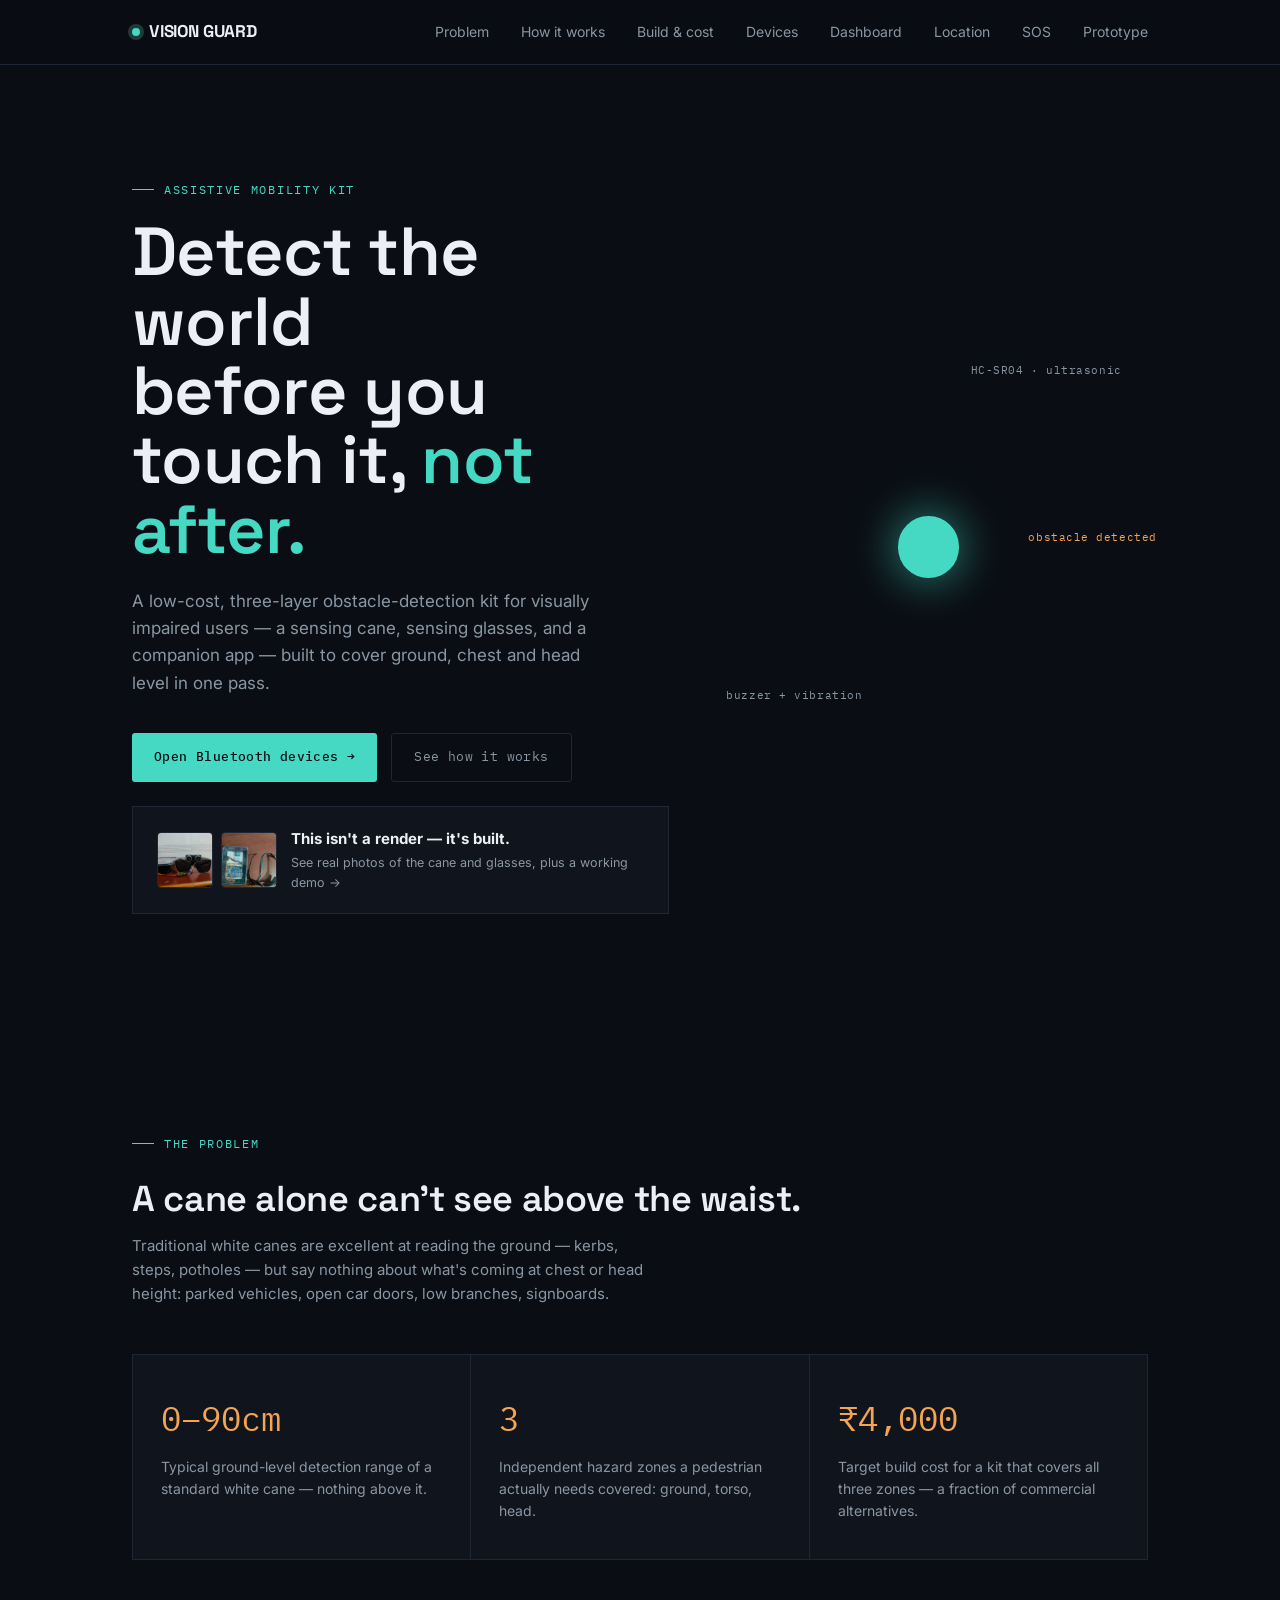
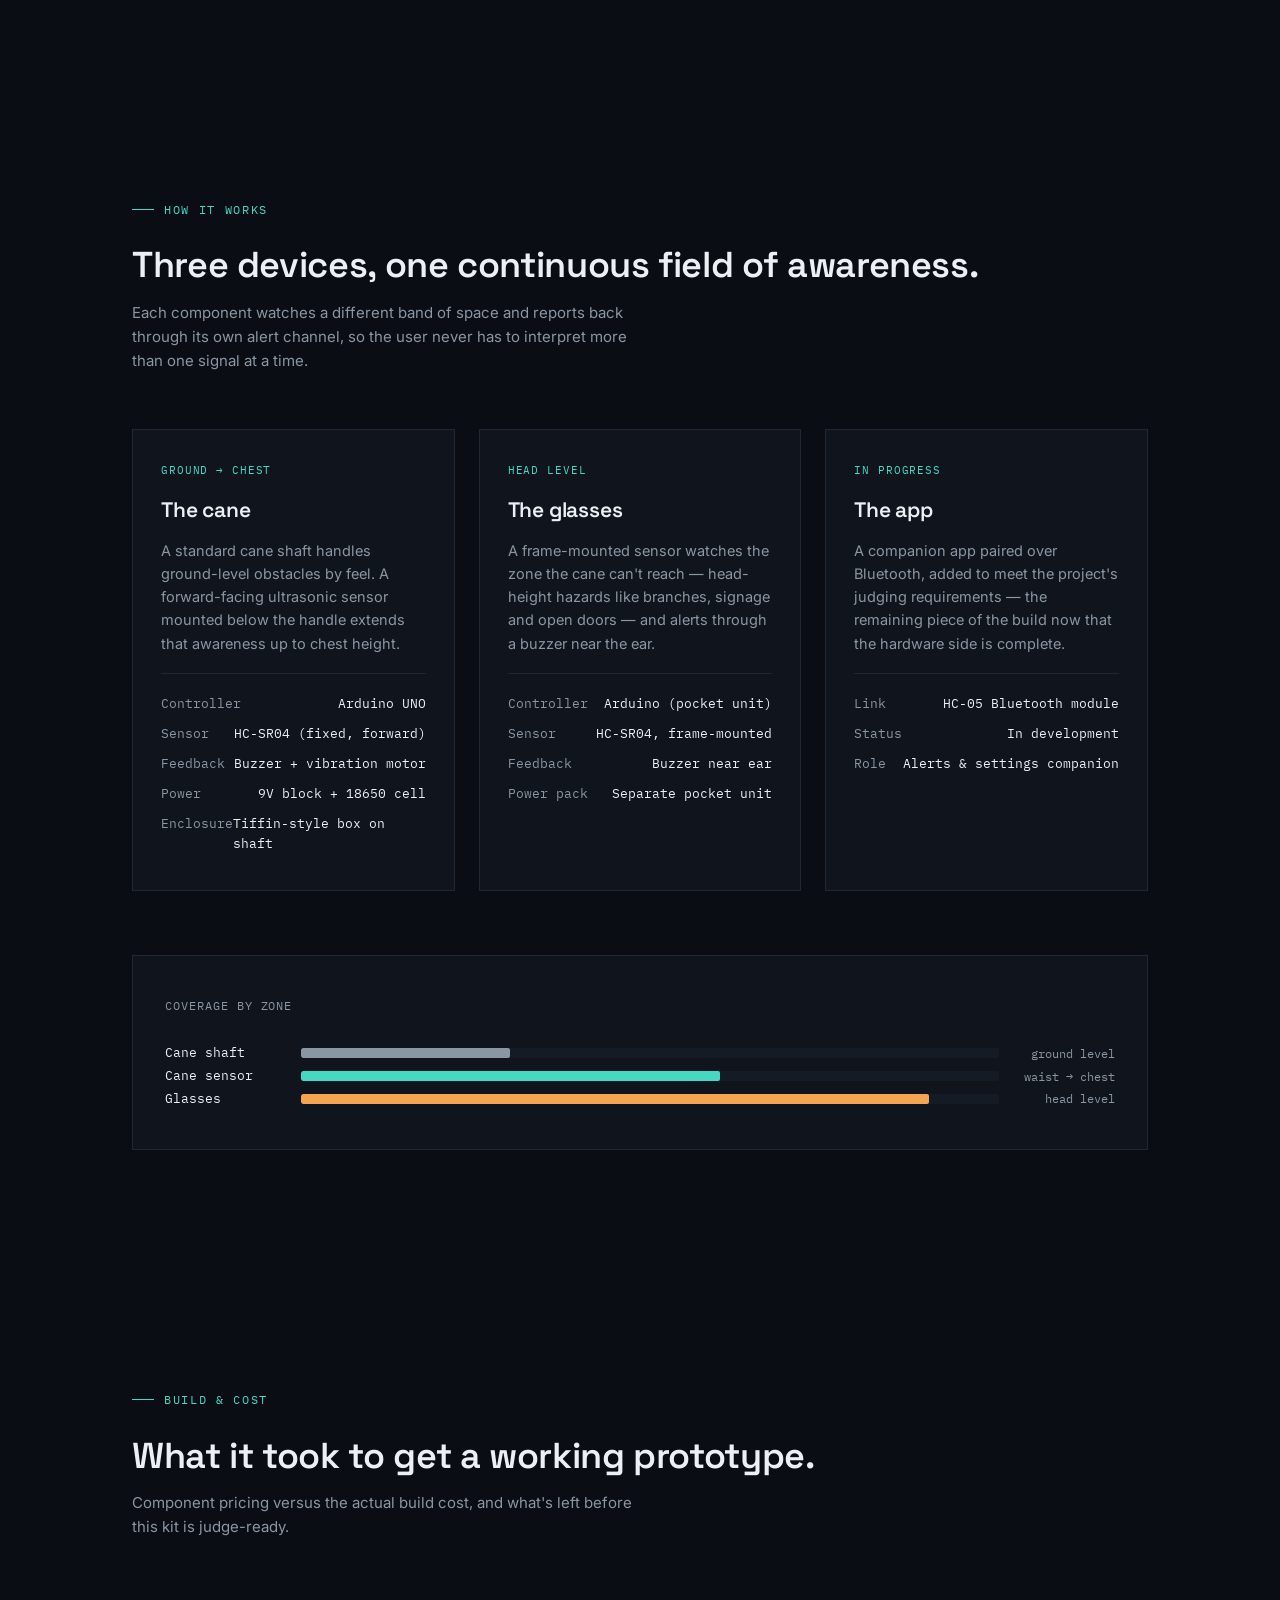
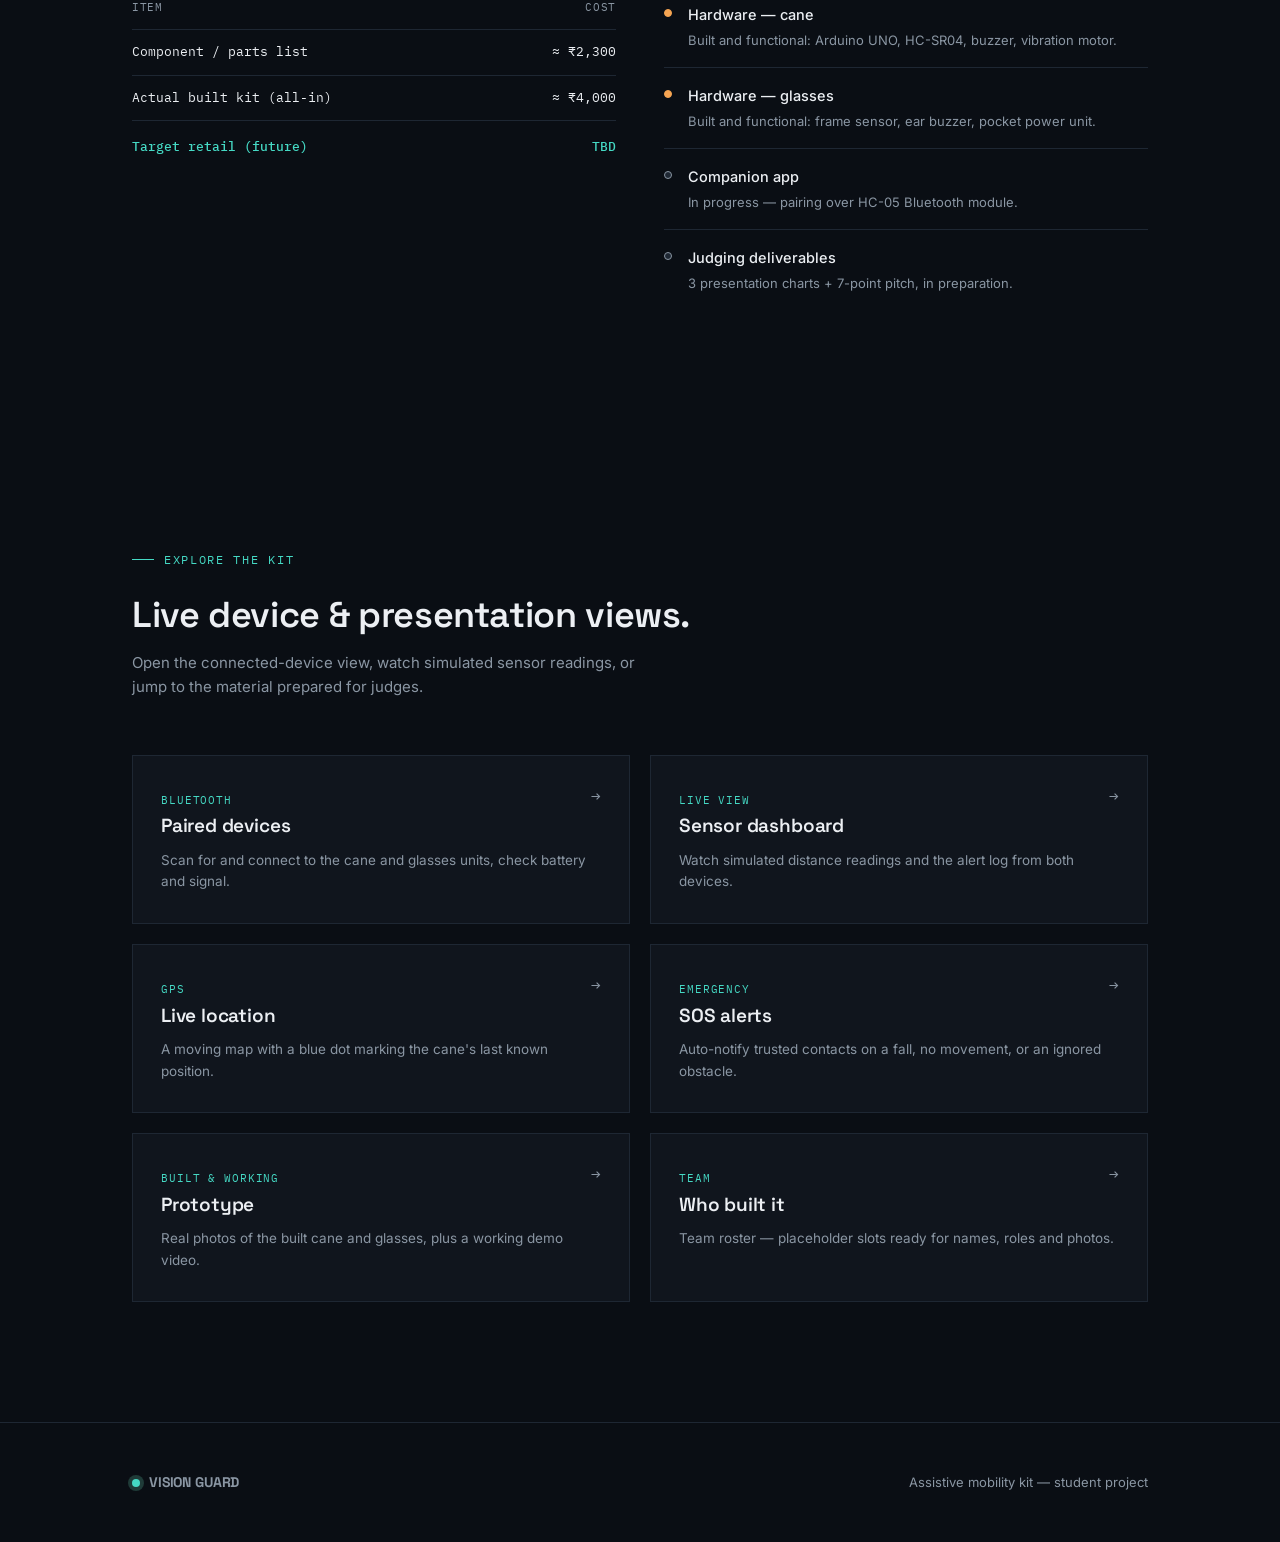
<file: index.html>
<!DOCTYPE html>
<html lang="en">
<head>
<meta charset="UTF-8">
<meta name="viewport" content="width=device-width, initial-scale=1.0">
<title>Vision Guard — Assistive Mobility Kit</title>
<link rel="preconnect" href="https://fonts.googleapis.com">
<link href="https://fonts.googleapis.com/css2?family=Space+Grotesk:wght@400;500;600;700&family=Inter:wght@400;500;600&family=IBM+Plex+Mono:wght@400;500&display=swap" rel="stylesheet">
<link rel="stylesheet" href="styles.css">
</head>
<body>

<header>
  <nav class="wrap">
    <a href="index.html" class="brand" style="text-decoration:none;"><span class="brand-dot"></span>VISION GUARD</a>
    <div class="navlinks">
      <a href="#problem">Problem</a>
      <a href="#how">How it works</a>
      <a href="#build">Build &amp; cost</a>
      <a href="devices.html">Devices</a>
      <a href="dashboard.html">Dashboard</a>
      <a href="location.html">Location</a>
      <a href="sos.html">SOS</a>
      <a href="prototype.html">Prototype</a>
    </div>
  </nav>
</header>

<section class="hero">
  <div class="wrap hero-grid">
    <div>
      <div class="eyebrow">Assistive mobility kit</div>
      <h1>Detect the world<br>before you touch it, <span class="accent">not after.</span></h1>
      <p class="lede">A low-cost, three-layer obstacle-detection kit for visually impaired users — a sensing cane, sensing glasses, and a companion app — built to cover ground, chest and head level in one pass.</p>
      <div class="cta-row">
        <a href="devices.html" class="btn btn-primary">Open Bluetooth devices →</a>
        <a href="#how" class="btn btn-ghost">See how it works</a>
      </div>
      <a href="prototype.html" class="teaser-strip" style="text-decoration:none; color:inherit;">
        <div class="teaser-thumbs">
          <img src="media/glasses-front.jpeg" alt="">
          <img src="media/cane-box-glasses.jpeg" alt="">
        </div>
        <div class="teaser-text">
          <h4>This isn't a render — it's built.</h4>
          <p>See real photos of the cane and glasses, plus a working demo →</p>
        </div>
      </a>
    </div>
    <div class="sonar">
      <div class="sonar-ring r1"></div>
      <div class="sonar-ring r2"></div>
      <div class="sonar-ring r3"></div>
      <div class="sonar-core"></div>
      <span class="sonar-label l1">HC-SR04 · ultrasonic</span>
      <span class="sonar-label l2">buzzer + vibration</span>
      <span class="sonar-label l3">obstacle detected</span>
    </div>
  </div>
</section>

<section id="problem">
  <div class="wrap">
    <div class="eyebrow reveal">The problem</div>
    <h2 class="reveal">A cane alone can't see above the waist.</h2>
    <p class="section-sub reveal">Traditional white canes are excellent at reading the ground — kerbs, steps, potholes — but say nothing about what's coming at chest or head height: parked vehicles, open car doors, low branches, signboards.</p>
    <div class="problem-grid">
      <div class="stat-card reveal">
        <div class="stat-num">0–90cm</div>
        <p>Typical ground-level detection range of a standard white cane — nothing above it.</p>
      </div>
      <div class="stat-card reveal">
        <div class="stat-num">3</div>
        <p>Independent hazard zones a pedestrian actually needs covered: ground, torso, head.</p>
      </div>
      <div class="stat-card reveal">
        <div class="stat-num">₹4,000</div>
        <p>Target build cost for a kit that covers all three zones — a fraction of commercial alternatives.</p>
      </div>
    </div>
  </div>
</section>

<section id="how">
  <div class="wrap">
    <div class="eyebrow reveal">How it works</div>
    <h2 class="reveal">Three devices, one continuous field of awareness.</h2>
    <p class="section-sub reveal">Each component watches a different band of space and reports back through its own alert channel, so the user never has to interpret more than one signal at a time.</p>

    <div class="device-row">
      <div class="device-card reveal">
        <div class="device-tag">Ground → chest</div>
        <h3>The cane</h3>
        <p>A standard cane shaft handles ground-level obstacles by feel. A forward-facing ultrasonic sensor mounted below the handle extends that awareness up to chest height.</p>
        <ul class="spec-list">
          <li><span>Controller</span><span>Arduino UNO</span></li>
          <li><span>Sensor</span><span>HC-SR04 (fixed, forward)</span></li>
          <li><span>Feedback</span><span>Buzzer + vibration motor</span></li>
          <li><span>Power</span><span>9V block + 18650 cell</span></li>
          <li><span>Enclosure</span><span>Tiffin-style box on shaft</span></li>
        </ul>
      </div>

      <div class="device-card reveal">
        <div class="device-tag">Head level</div>
        <h3>The glasses</h3>
        <p>A frame-mounted sensor watches the zone the cane can't reach — head-height hazards like branches, signage and open doors — and alerts through a buzzer near the ear.</p>
        <ul class="spec-list">
          <li><span>Controller</span><span>Arduino (pocket unit)</span></li>
          <li><span>Sensor</span><span>HC-SR04, frame-mounted</span></li>
          <li><span>Feedback</span><span>Buzzer near ear</span></li>
          <li><span>Power pack</span><span>Separate pocket unit</span></li>
        </ul>
      </div>

      <div class="device-card reveal">
        <div class="device-tag">In progress</div>
        <h3>The app</h3>
        <p>A companion app paired over Bluetooth, added to meet the project's judging requirements — the remaining piece of the build now that the hardware side is complete.</p>
        <ul class="spec-list">
          <li><span>Link</span><span>HC-05 Bluetooth module</span></li>
          <li><span>Status</span><span>In development</span></li>
          <li><span>Role</span><span>Alerts &amp; settings companion</span></li>
        </ul>
      </div>
    </div>

    <div class="coverage reveal">
      <div class="coverage-title">Coverage by zone</div>
      <div class="cov-bar">
        <div class="cov-row">
          <span class="label">Cane shaft</span>
          <div class="cov-track"><div class="cov-fill" style="width:30%; background:var(--fog);"></div></div>
          <span class="range">ground level</span>
        </div>
        <div class="cov-row">
          <span class="label">Cane sensor</span>
          <div class="cov-track"><div class="cov-fill" style="width:60%; background:var(--teal);"></div></div>
          <span class="range">waist → chest</span>
        </div>
        <div class="cov-row">
          <span class="label">Glasses</span>
          <div class="cov-track"><div class="cov-fill" style="width:90%; background:var(--amber);"></div></div>
          <span class="range">head level</span>
        </div>
      </div>
    </div>
  </div>
</section>

<section id="build">
  <div class="wrap">
    <div class="eyebrow reveal">Build &amp; cost</div>
    <h2 class="reveal">What it took to get a working prototype.</h2>
    <p class="section-sub reveal">Component pricing versus the actual build cost, and what's left before this kit is judge-ready.</p>

    <div class="cost-split">
      <div class="reveal">
        <table class="cost-table">
          <tr><th>Item</th><th>Cost</th></tr>
          <tr><td>Component / parts list</td><td>≈ ₹2,300</td></tr>
          <tr><td>Actual built kit (all-in)</td><td>≈ ₹4,000</td></tr>
          <tr class="cost-total"><td>Target retail (future)</td><td>TBD</td></tr>
        </table>
      </div>
      <div class="reveal">
        <div class="roadmap-item">
          <span class="roadmap-dot active"></span>
          <div><h4>Hardware — cane</h4><p>Built and functional: Arduino UNO, HC-SR04, buzzer, vibration motor.</p></div>
        </div>
        <div class="roadmap-item">
          <span class="roadmap-dot active"></span>
          <div><h4>Hardware — glasses</h4><p>Built and functional: frame sensor, ear buzzer, pocket power unit.</p></div>
        </div>
        <div class="roadmap-item">
          <span class="roadmap-dot"></span>
          <div><h4>Companion app</h4><p>In progress — pairing over HC-05 Bluetooth module.</p></div>
        </div>
        <div class="roadmap-item">
          <span class="roadmap-dot"></span>
          <div><h4>Judging deliverables</h4><p>3 presentation charts + 7-point pitch, in preparation.</p></div>
        </div>
      </div>
    </div>
  </div>
</section>

<section id="explore">
  <div class="wrap">
    <div class="eyebrow reveal">Explore the kit</div>
    <h2 class="reveal">Live device &amp; presentation views.</h2>
    <p class="section-sub reveal">Open the connected-device view, watch simulated sensor readings, or jump to the material prepared for judges.</p>
    <div class="launch-grid">
      <a href="devices.html" class="launch-card reveal">
        <span class="lc-tag">Bluetooth</span>
        <h3>Paired devices</h3>
        <p>Scan for and connect to the cane and glasses units, check battery and signal.</p>
        <span class="lc-arrow">→</span>
      </a>
      <a href="dashboard.html" class="launch-card reveal">
        <span class="lc-tag">Live view</span>
        <h3>Sensor dashboard</h3>
        <p>Watch simulated distance readings and the alert log from both devices.</p>
        <span class="lc-arrow">→</span>
      </a>
      <a href="location.html" class="launch-card reveal">
        <span class="lc-tag">GPS</span>
        <h3>Live location</h3>
        <p>A moving map with a blue dot marking the cane's last known position.</p>
        <span class="lc-arrow">→</span>
      </a>
      <a href="sos.html" class="launch-card reveal">
        <span class="lc-tag">Emergency</span>
        <h3>SOS alerts</h3>
        <p>Auto-notify trusted contacts on a fall, no movement, or an ignored obstacle.</p>
        <span class="lc-arrow">→</span>
      </a>
      <a href="prototype.html" class="launch-card reveal">
        <span class="lc-tag">Built &amp; working</span>
        <h3>Prototype</h3>
        <p>Real photos of the built cane and glasses, plus a working demo video.</p>
        <span class="lc-arrow">→</span>
      </a>
      <a href="team.html" class="launch-card reveal">
        <span class="lc-tag">Team</span>
        <h3>Who built it</h3>
        <p>Team roster — placeholder slots ready for names, roles and photos.</p>
        <span class="lc-arrow">→</span>
      </a>
    </div>
  </div>
</section>

<footer>
  <div class="wrap footer-row">
    <div class="brand"><span class="brand-dot"></span>VISION GUARD</div>
    <div>Assistive mobility kit — student project</div>
  </div>
</footer>

<script>
  const revealEls = document.querySelectorAll('.reveal');
  const io = new IntersectionObserver((entries)=>{
    entries.forEach(e=>{
      if(e.isIntersecting){ e.target.classList.add('in'); io.unobserve(e.target); }
    });
  }, {threshold:0.12});
  revealEls.forEach(el=>io.observe(el));
</script>

</body>
</html>
</file>
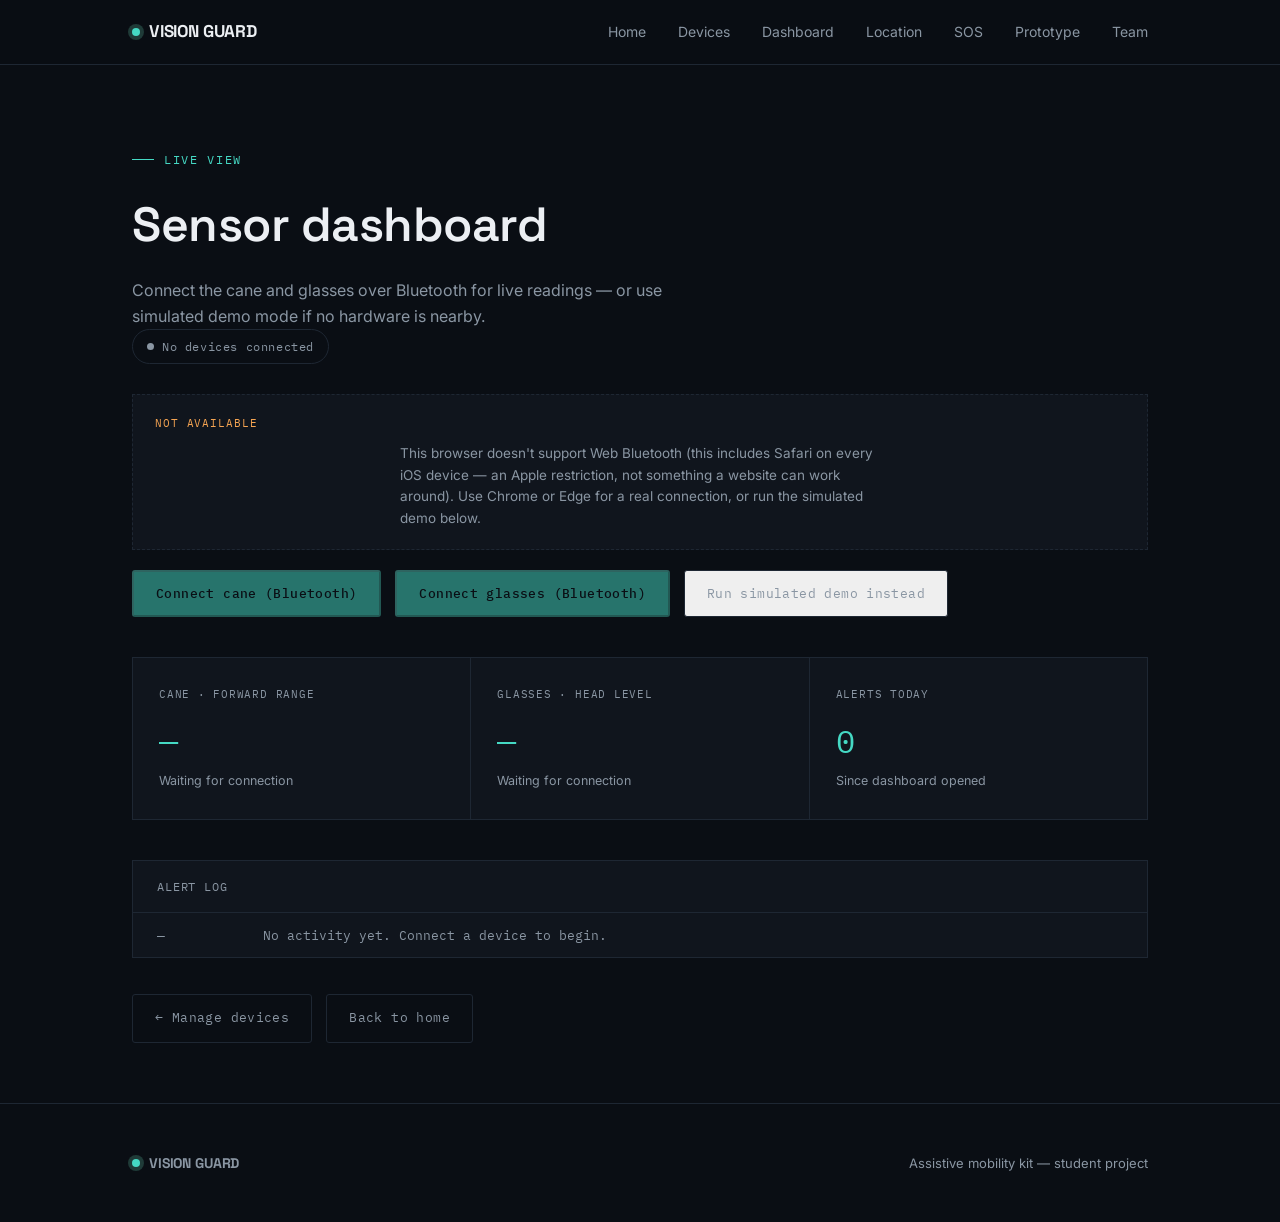
<file: dashboard.html>
<!DOCTYPE html>
<html lang="en">
<head>
<meta charset="UTF-8">
<meta name="viewport" content="width=device-width, initial-scale=1.0">
<title>Dashboard — Vision Guard</title>
<link rel="preconnect" href="https://fonts.googleapis.com">
<link href="https://fonts.googleapis.com/css2?family=Space+Grotesk:wght@400;500;600;700&family=Inter:wght@400;500;600&family=IBM+Plex+Mono:wght@400;500&display=swap" rel="stylesheet">
<link rel="stylesheet" href="styles.css">
</head>
<body>

<header>
  <nav class="wrap">
    <a href="index.html" class="brand" style="text-decoration:none;"><span class="brand-dot"></span>VISION GUARD</a>
    <div class="navlinks">
      <a href="index.html">Home</a>
      <a href="devices.html">Devices</a>
      <a href="dashboard.html">Dashboard</a>
      <a href="location.html">Location</a>
      <a href="sos.html">SOS</a>
      <a href="prototype.html">Prototype</a>
      <a href="team.html">Team</a>
    </div>
  </nav>
</header>

<section class="page-hero">
  <div class="wrap">
    <div class="eyebrow">Live view</div>
    <h1>Sensor dashboard</h1>
    <p class="lede" id="ledeText">Connect the cane and glasses over Bluetooth for live readings — or use simulated demo mode if no hardware is nearby.</p>
    <div id="connStatus" class="status-pill"><span class="dot"></span>No devices connected</div>
    <div id="bleUnsupported" class="placeholder" style="display:none; text-align:left; padding:20px 22px; margin-top:8px;">
      <div class="ph-tag">Not available</div>
      <p>This browser doesn't support Web Bluetooth (this includes Safari on every iOS device — an Apple restriction, not something a website can work around). Use Chrome or Edge for a real connection, or run the simulated demo below.</p>
    </div>

    <div class="cta-row" style="margin-top:20px;">
      <button class="btn btn-primary" id="connectCaneBtn" style="cursor:pointer;">Connect cane (Bluetooth)</button>
      <button class="btn btn-primary" id="connectGlassesBtn" style="cursor:pointer;">Connect glasses (Bluetooth)</button>
      <button class="btn btn-ghost" id="simulateBtn" style="cursor:pointer;">Run simulated demo instead</button>
    </div>

    <div class="readout-grid">
      <div class="readout-card">
        <div class="readout-label">Cane · forward range</div>
        <div class="readout-value" id="caneReading">—</div>
        <div class="readout-sub" id="caneSub">Waiting for connection</div>
      </div>
      <div class="readout-card">
        <div class="readout-label">Glasses · head level</div>
        <div class="readout-value" id="glassesReading">—</div>
        <div class="readout-sub" id="glassesSub">Waiting for connection</div>
      </div>
      <div class="readout-card">
        <div class="readout-label">Alerts today</div>
        <div class="readout-value" id="alertCount">0</div>
        <div class="readout-sub">Since dashboard opened</div>
      </div>
    </div>

    <div class="log-panel">
      <div class="log-head">Alert log</div>
      <div class="log-body" id="logBody">
        <div class="log-row"><span class="log-time">—</span><span class="log-source" style="color:var(--fog);">No activity yet. Connect a device to begin.</span><span></span></div>
      </div>
    </div>

    <div class="cta-row" style="margin-top:36px;">
      <a href="devices.html" class="btn btn-ghost">← Manage devices</a>
      <a href="index.html" class="btn btn-ghost">Back to home</a>
    </div>
  </div>
</section>

<footer>
  <div class="wrap footer-row">
    <div class="brand"><span class="brand-dot"></span>VISION GUARD</div>
    <div>Assistive mobility kit — student project</div>
  </div>
</footer>

<script>
  /* HM-10 BLE UART service/characteristic UUIDs.
     If the glasses/cane run an ESP32 instead, program it to expose the same
     UUIDs so this code works unchanged. */
  const UART_SERVICE = 0xFFE0;
  const UART_CHAR = 0xFFE1;

  const connStatus = document.getElementById('connStatus');
  const caneReading = document.getElementById('caneReading');
  const caneSub = document.getElementById('caneSub');
  const glassesReading = document.getElementById('glassesReading');
  const glassesSub = document.getElementById('glassesSub');
  const alertCountEl = document.getElementById('alertCount');
  const logBody = document.getElementById('logBody');
  const connectCaneBtn = document.getElementById('connectCaneBtn');
  const connectGlassesBtn = document.getElementById('connectGlassesBtn');
  const simulateBtn = document.getElementById('simulateBtn');

  let alertCount = 0;
  let logCleared = false;
  const links = { cane: { connected:false, sim:false }, glasses: { connected:false, sim:false } };

  function fmtTime(){ return new Date().toTimeString().slice(0,8); }

  function clearLogIfNeeded(){
    if(!logCleared){ logBody.innerHTML = ''; logCleared = true; }
  }

  function pushLog(source, distance, level, tagOverride){
    clearLogIfNeeded();
    const row = document.createElement('div');
    row.className = 'log-row';
    const tagClass = level === 'warn' ? 'warn' : 'info';
    const tagText = tagOverride || (level === 'warn' ? 'Obstacle' : 'Clear');
    row.innerHTML = `<span class="log-time">${fmtTime()}</span><span class="log-source">${source} · ${distance}cm</span><span class="log-tag ${tagClass}">${tagText}</span>`;
    logBody.prepend(row);
    while(logBody.children.length > 25){ logBody.removeChild(logBody.lastChild); }
  }

  function updateStatusPill(){
    const parts = [];
    if(links.cane.connected) parts.push('Cane (live)');
    else if(links.cane.sim) parts.push('Cane (simulated)');
    if(links.glasses.connected) parts.push('Glasses (live)');
    else if(links.glasses.sim) parts.push('Glasses (simulated)');
    if(parts.length === 0){
      connStatus.classList.remove('on');
      connStatus.innerHTML = '<span class="dot"></span>No devices connected';
    } else {
      connStatus.classList.add('on');
      connStatus.innerHTML = '<span class="dot"></span>' + parts.join(' + ');
    }
  }

  function handleReading(which, distance, live){
    const valueEl = which === 'cane' ? caneReading : glassesReading;
    const subEl = which === 'cane' ? caneSub : glassesSub;
    const threshold = which === 'cane' ? 45 : 55;
    const label = which === 'cane' ? 'Cane' : 'Glasses';

    valueEl.textContent = distance + 'cm';
    subEl.textContent = live ? 'Live · Bluetooth' : 'Live · simulated demo';
    const warn = distance < threshold;
    valueEl.classList.toggle('alert', warn);
    if(warn){
      alertCount++; alertCountEl.textContent = alertCount;
      pushLog(label, distance, 'warn', live ? 'Obstacle · BLE' : 'Obstacle · sim');
    } else if(Math.random() < 0.3){
      pushLog(label, distance, 'info', live ? 'Clear · BLE' : 'Clear · sim');
    }
  }

  /* ---------- real Web Bluetooth ---------- */
  const supportsBluetooth = 'bluetooth' in navigator;
  if(!supportsBluetooth){
    document.getElementById('bleUnsupported').style.display = 'block';
    connectCaneBtn.disabled = true;
    connectGlassesBtn.disabled = true;
    connectCaneBtn.style.opacity = 0.5;
    connectGlassesBtn.style.opacity = 0.5;
  }

  async function connectDevice(which){
    const btn = which === 'cane' ? connectCaneBtn : connectGlassesBtn;
    btn.textContent = 'Scanning…';
    btn.disabled = true;
    try{
      const device = await navigator.bluetooth.requestDevice({
        filters: [{ services: [UART_SERVICE] }],
        optionalServices: [UART_SERVICE]
      });
      const server = await device.gatt.connect();
      const service = await server.getPrimaryService(UART_SERVICE);
      const characteristic = await service.getCharacteristic(UART_CHAR);
      await characteristic.startNotifications();

      let buffer = '';
      characteristic.addEventListener('characteristicvaluechanged', (event)=>{
        const chunk = new TextDecoder().decode(event.target.value);
        buffer += chunk;
        let idx;
        while((idx = buffer.indexOf('\n')) >= 0){
          const line = buffer.slice(0, idx).trim();
          buffer = buffer.slice(idx + 1);
          const n = parseInt(line, 10);
          if(!isNaN(n)){ handleReading(which, n, true); }
        }
      });

      device.addEventListener('gattserverdisconnected', ()=>{
        links[which].connected = false;
        updateStatusPill();
        btn.textContent = which === 'cane' ? 'Connect cane (Bluetooth)' : 'Connect glasses (Bluetooth)';
        btn.disabled = false;
      });

      links[which].connected = true;
      links[which].sim = false;
      updateStatusPill();
      btn.textContent = 'Connected — ' + device.name;
    }catch(err){
      btn.textContent = which === 'cane' ? 'Connect cane (Bluetooth)' : 'Connect glasses (Bluetooth)';
      btn.disabled = false;
      if(err.name !== 'NotFoundError'){
        pushLog(which === 'cane' ? 'Cane' : 'Glasses', '—', 'warn', 'Connection failed');
      }
    }
  }

  connectCaneBtn.addEventListener('click', ()=> connectDevice('cane'));
  connectGlassesBtn.addEventListener('click', ()=> connectDevice('glasses'));

  /* ---------- simulated fallback (for demos without hardware on hand) ---------- */
  simulateBtn.addEventListener('click', ()=>{
    links.cane.sim = !links.cane.connected;
    links.glasses.sim = !links.glasses.connected;
    updateStatusPill();
    simulateBtn.textContent = 'Simulating…';
    simulateBtn.disabled = true;
  });

  function simTick(){
    if(links.cane.sim){ handleReading('cane', Math.floor(20 + Math.random()*130), false); }
    if(links.glasses.sim){ handleReading('glasses', Math.floor(30 + Math.random()*150), false); }
  }
  setInterval(simTick, 1200);
</script>

</body>
</html>
</file>
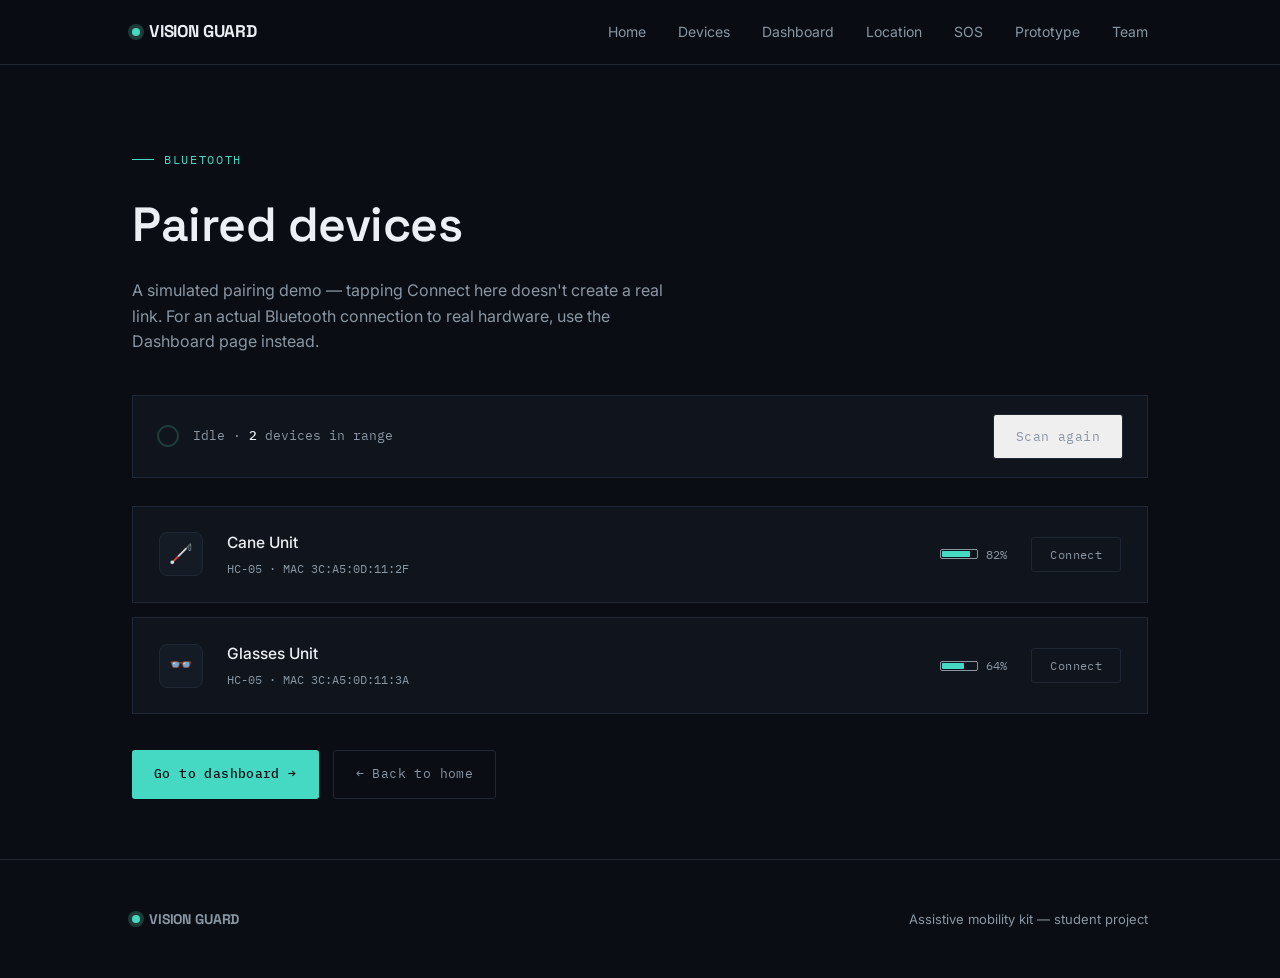
<file: devices.html>
<!DOCTYPE html>
<html lang="en">
<head>
<meta charset="UTF-8">
<meta name="viewport" content="width=device-width, initial-scale=1.0">
<title>Devices — Vision Guard</title>
<link rel="preconnect" href="https://fonts.googleapis.com">
<link href="https://fonts.googleapis.com/css2?family=Space+Grotesk:wght@400;500;600;700&family=Inter:wght@400;500;600&family=IBM+Plex+Mono:wght@400;500&display=swap" rel="stylesheet">
<link rel="stylesheet" href="styles.css">
</head>
<body>

<header>
  <nav class="wrap">
    <a href="index.html" class="brand" style="text-decoration:none;"><span class="brand-dot"></span>VISION GUARD</a>
    <div class="navlinks">
      <a href="index.html">Home</a>
      <a href="devices.html">Devices</a>
      <a href="dashboard.html">Dashboard</a>
      <a href="location.html">Location</a>
      <a href="sos.html">SOS</a>
      <a href="prototype.html">Prototype</a>
      <a href="team.html">Team</a>
    </div>
  </nav>
</header>

<section class="page-hero">
  <div class="wrap">
    <div class="eyebrow">Bluetooth</div>
    <h1>Paired devices</h1>
    <p class="lede">A simulated pairing demo — tapping Connect here doesn't create a real link. For an actual Bluetooth connection to real hardware, use the Dashboard page instead.</p>

    <div class="scan-bar">
      <div class="scan-left">
        <div class="scan-ring idle" id="scanRing"></div>
        <span class="scan-text" id="scanText">Idle · <b>2</b> devices in range</span>
      </div>
      <button class="btn btn-ghost" id="scanBtn" style="cursor:pointer;">Scan again</button>
    </div>

    <div class="device-list" id="deviceList">
      <div class="device-row-card" data-device="cane" data-battery="82">
        <div class="dc-icon">🦯</div>
        <div class="dc-info">
          <h4>Cane Unit</h4>
          <p>HC-05 · MAC 3C:A5:0D:11:2F</p>
        </div>
        <div class="dc-battery">
          <div class="batt-track"><div class="batt-fill" style="width:82%;"></div></div>
          <span>82%</span>
        </div>
        <button class="dc-action" data-state="off">Connect</button>
      </div>

      <div class="device-row-card" data-device="glasses" data-battery="64">
        <div class="dc-icon">👓</div>
        <div class="dc-info">
          <h4>Glasses Unit</h4>
          <p>HC-05 · MAC 3C:A5:0D:11:3A</p>
        </div>
        <div class="dc-battery">
          <div class="batt-track"><div class="batt-fill" style="width:64%;"></div></div>
          <span>64%</span>
        </div>
        <button class="dc-action" data-state="off">Connect</button>
      </div>
    </div>

    <div class="cta-row" style="margin-top:36px;">
      <a href="dashboard.html" class="btn btn-primary">Go to dashboard →</a>
      <a href="index.html" class="btn btn-ghost">← Back to home</a>
    </div>
  </div>
</section>

<footer>
  <div class="wrap footer-row">
    <div class="brand"><span class="brand-dot"></span>VISION GUARD</div>
    <div>Assistive mobility kit — student project</div>
  </div>
</footer>

<script>
  // Simulated demo only — resets every visit, does not persist,
  // and has no connection to the real Bluetooth link on dashboard.html.

  document.querySelectorAll('.device-row-card').forEach(card=>{
    const btn = card.querySelector('.dc-action');
    setBtn(btn, card, false);

    btn.addEventListener('click', ()=>{
      const nowOn = btn.dataset.state !== 'on';
      setBtn(btn, card, nowOn);
    });
  });

  function setBtn(btn, card, on){
    btn.dataset.state = on ? 'on' : 'off';
    btn.textContent = on ? 'Connected (simulated)' : 'Connect';
    btn.classList.toggle('is-connected', on);
    card.classList.toggle('connected', on);
  }

  // scan animation
  const scanRing = document.getElementById('scanRing');
  const scanText = document.getElementById('scanText');
  const scanBtn = document.getElementById('scanBtn');

  scanBtn.addEventListener('click', ()=>{
    scanRing.classList.remove('idle');
    scanText.textContent = 'Scanning…';
    scanBtn.disabled = true;
    setTimeout(()=>{
      scanRing.classList.add('idle');
      scanText.innerHTML = 'Idle · <b>2</b> devices in range';
      scanBtn.disabled = false;
    }, 1600);
  });
</script>

</body>
</html>
</file>
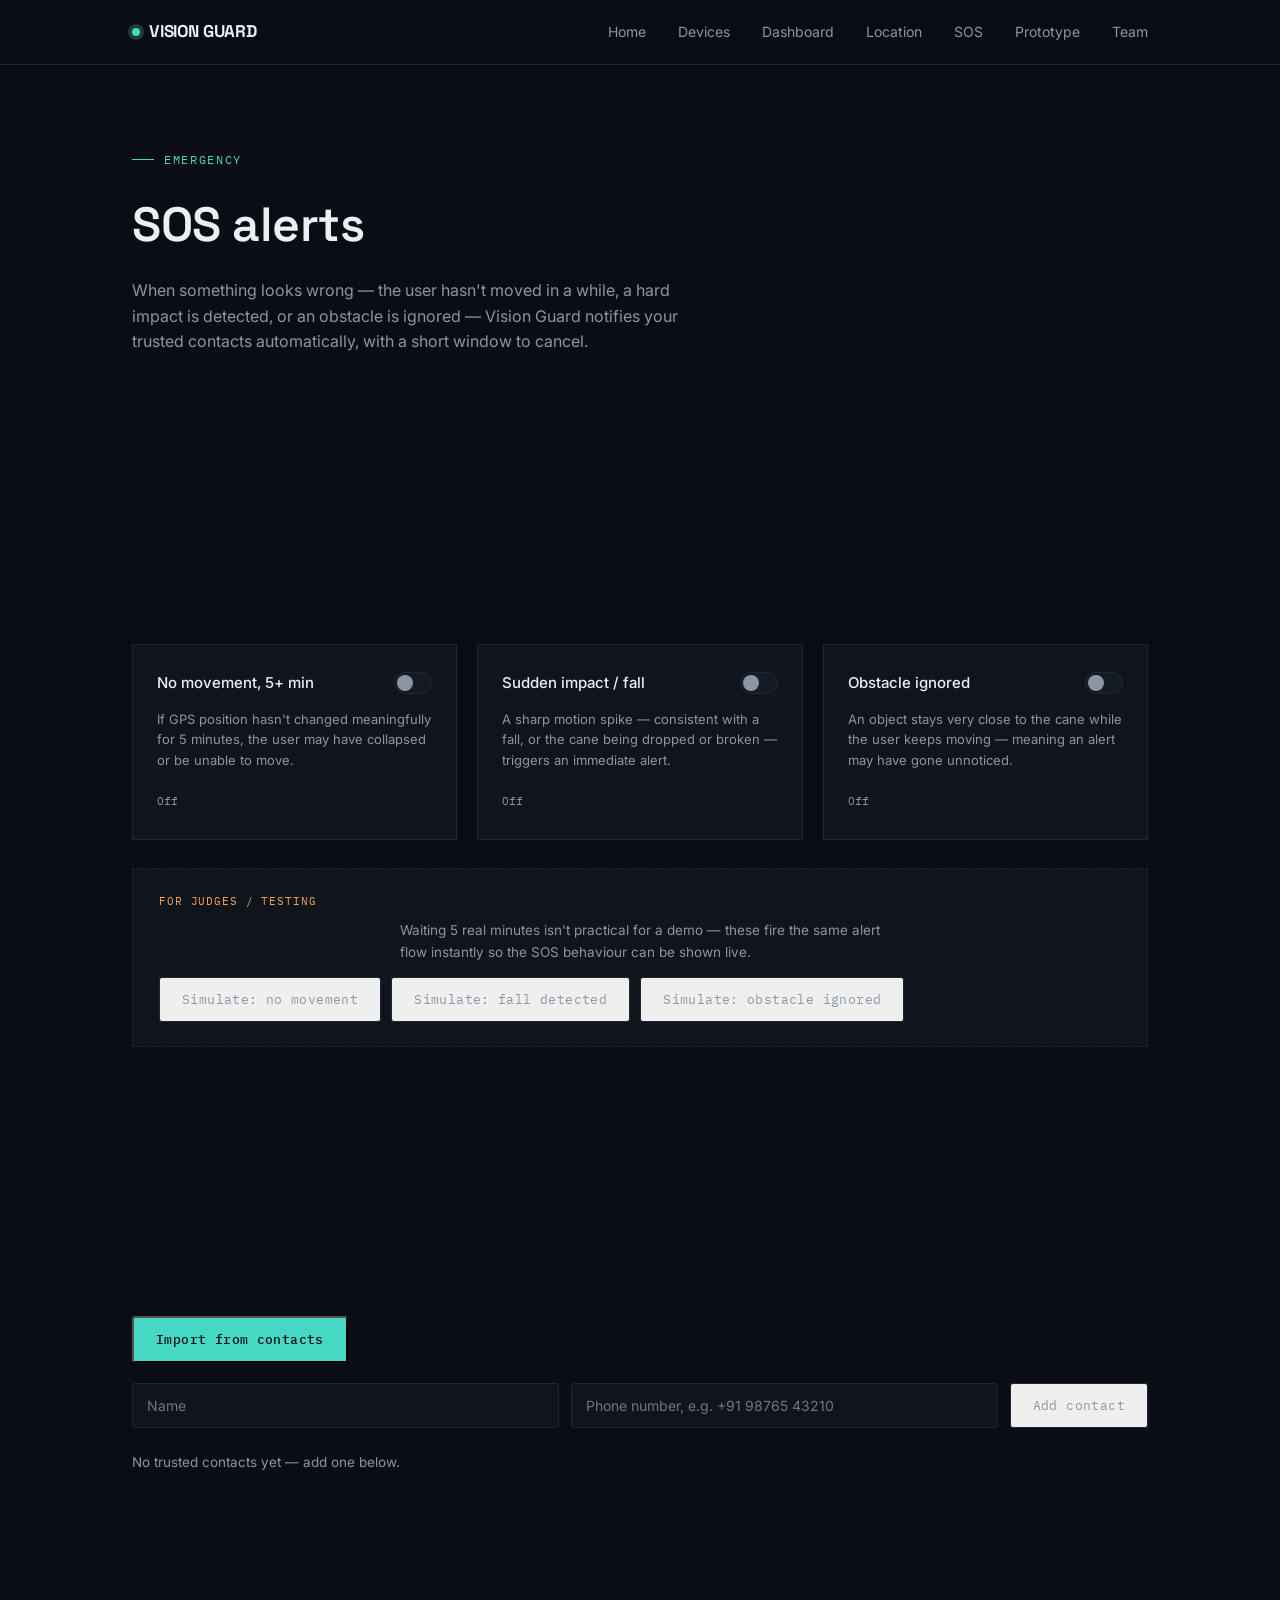
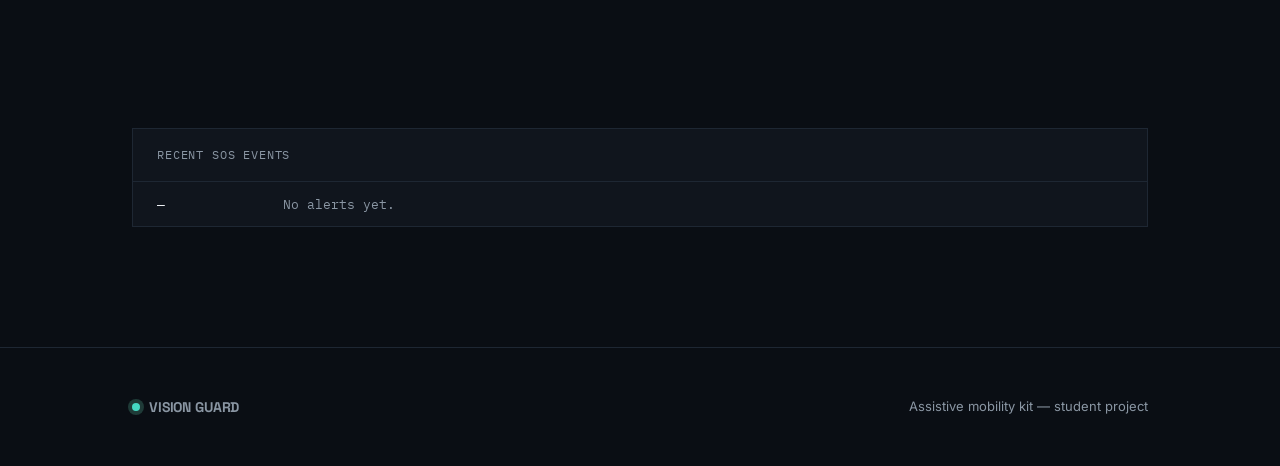
<file: sos.html>
<!DOCTYPE html>
<html lang="en">
<head>
<meta charset="UTF-8">
<meta name="viewport" content="width=device-width, initial-scale=1.0">
<title>Emergency SOS — Vision Guard</title>
<link rel="preconnect" href="https://fonts.googleapis.com">
<link href="https://fonts.googleapis.com/css2?family=Space+Grotesk:wght@400;500;600;700&family=Inter:wght@400;500;600&family=IBM+Plex+Mono:wght@400;500&display=swap" rel="stylesheet">
<link rel="stylesheet" href="styles.css">
</head>
<body>

<header>
  <nav class="wrap">
    <a href="index.html" class="brand" style="text-decoration:none;"><span class="brand-dot"></span>VISION GUARD</a>
    <div class="navlinks">
      <a href="index.html">Home</a>
      <a href="devices.html">Devices</a>
      <a href="dashboard.html">Dashboard</a>
      <a href="location.html">Location</a>
      <a href="sos.html">SOS</a>
      <a href="prototype.html">Prototype</a>
      <a href="team.html">Team</a>
    </div>
  </nav>
</header>

<section class="page-hero">
  <div class="wrap">
    <div class="eyebrow">Emergency</div>
    <h1>SOS alerts</h1>
    <p class="lede">When something looks wrong — the user hasn't moved in a while, a hard impact is detected, or an obstacle is ignored — Vision Guard notifies your trusted contacts automatically, with a short window to cancel.</p>

    <div id="sosBanner" class="sos-banner" style="display:none;">
      <div class="sos-banner-text">
        <h4 id="sosReason">Emergency detected</h4>
        <p id="sosSub">Notifying trusted contacts unless cancelled</p>
      </div>
      <div class="countdown-wrap">
        <div class="countdown-box">
          <svg class="countdown-ring" width="56" height="56">
            <circle class="bg" cx="28" cy="28" r="24"></circle>
            <circle class="fg" id="ringFg" cx="28" cy="28" r="24" stroke-dasharray="150.8" stroke-dashoffset="0"></circle>
          </svg>
          <span class="countdown-num" id="countdownNum">15</span>
        </div>
        <button class="btn btn-ghost" id="cancelBtn" style="cursor:pointer;">Cancel</button>
      </div>
    </div>

    <div id="contactSendRow" class="contact-send-row"></div>
  </div>
</section>

<section style="padding-top:0;">
  <div class="wrap">
    <div class="eyebrow reveal">Monitoring</div>
    <h2 class="reveal">What triggers an alert.</h2>
    <p class="section-sub reveal">Turn each condition on independently. Stationary and fall detection use your device's real GPS and motion sensors as a stand-in for the cane's own sensors.</p>

    <div class="monitor-grid">
      <div class="monitor-card" id="cardStationary">
        <div class="mc-top">
          <h4>No movement, 5+ min</h4>
          <div class="toggle" id="toggleStationary"></div>
        </div>
        <p>If GPS position hasn't changed meaningfully for 5 minutes, the user may have collapsed or be unable to move.</p>
        <span class="mc-status" id="statusStationary">Off</span>
      </div>

      <div class="monitor-card" id="cardFall">
        <div class="mc-top">
          <h4>Sudden impact / fall</h4>
          <div class="toggle" id="toggleFall"></div>
        </div>
        <p>A sharp motion spike — consistent with a fall, or the cane being dropped or broken — triggers an immediate alert.</p>
        <span class="mc-status" id="statusFall">Off</span>
      </div>

      <div class="monitor-card" id="cardObstacle">
        <div class="mc-top">
          <h4>Obstacle ignored</h4>
          <div class="toggle" id="toggleObstacle"></div>
        </div>
        <p>An object stays very close to the cane while the user keeps moving — meaning an alert may have gone unnoticed.</p>
        <span class="mc-status" id="statusObstacle">Off</span>
      </div>
    </div>

    <div class="placeholder" style="margin-top:28px; text-align:left; padding:24px 26px;">
      <div class="ph-tag">For judges / testing</div>
      <p style="margin-bottom:14px;">Waiting 5 real minutes isn't practical for a demo — these fire the same alert flow instantly so the SOS behaviour can be shown live.</p>
      <div style="display:flex; gap:10px; flex-wrap:wrap;">
        <button class="btn btn-ghost" id="testStationary" style="cursor:pointer;">Simulate: no movement</button>
        <button class="btn btn-ghost" id="testFall" style="cursor:pointer;">Simulate: fall detected</button>
        <button class="btn btn-ghost" id="testObstacle" style="cursor:pointer;">Simulate: obstacle ignored</button>
      </div>
    </div>
  </div>
</section>

<section style="padding-top:0;">
  <div class="wrap">
    <div class="eyebrow reveal">Trusted contacts</div>
    <h2 class="reveal">Who gets notified.</h2>
    <p class="section-sub reveal" id="permNote">Import from your phone's contacts (asks permission first) or add someone by hand.</p>

    <div class="cta-row">
      <button class="btn btn-primary" id="importBtn" style="cursor:pointer;">Import from contacts</button>
    </div>

    <div id="consentBox" class="placeholder" style="display:none; text-align:left; margin-top:20px; padding:22px 24px;">
      <div class="ph-tag">Permission needed</div>
      <h4>Allow Vision Guard to access your contacts?</h4>
      <p style="margin-bottom:18px;">This opens your phone's own contact picker to choose trusted contacts. Vision Guard only sees the people you pick — nothing is uploaded anywhere, it's saved on this device only.</p>
      <div style="display:flex; gap:10px;">
        <button class="btn btn-primary" id="allowImportBtn" style="cursor:pointer;">Allow</button>
        <button class="btn btn-ghost" id="denyImportBtn" style="cursor:pointer;">Not now</button>
      </div>
    </div>

    <div class="add-contact-form">
      <input type="text" id="cName" placeholder="Name">
      <input type="tel" id="cPhone" placeholder="Phone number, e.g. +91 98765 43210">
      <button class="btn btn-ghost" id="addContactBtn" style="cursor:pointer;">Add contact</button>
    </div>

    <div class="contact-list" id="contactList"></div>
  </div>
</section>

<section style="padding-top:0;">
  <div class="wrap">
    <div class="eyebrow reveal">Alert log</div>
    <h2 class="reveal">History.</h2>
    <div class="log-panel">
      <div class="log-head">Recent SOS events</div>
      <div class="log-body" id="sosLogBody">
        <div class="sos-log-row"><span>—</span><span style="color:var(--fog);">No alerts yet.</span><span></span></div>
      </div>
    </div>
  </div>
</section>

<footer>
  <div class="wrap footer-row">
    <div class="brand"><span class="brand-dot"></span>VISION GUARD</div>
    <div>Assistive mobility kit — student project</div>
  </div>
</footer>

<script>
  /* ---------- contacts ---------- */
  function loadContacts(){
    try{ return JSON.parse(localStorage.getItem('vg_contacts') || '[]'); }catch(e){ return []; }
  }
  function saveContacts(list){ localStorage.setItem('vg_contacts', JSON.stringify(list)); }

  let contacts = loadContacts();

  function initials(name){
    return name.trim().split(/\s+/).map(w=>w[0]).slice(0,2).join('').toUpperCase();
  }

  function renderContacts(){
    const list = document.getElementById('contactList');
    if(contacts.length === 0){
      list.innerHTML = '<p style="color:var(--fog); font-size:13.5px;">No trusted contacts yet — add one below.</p>';
      return;
    }
    list.innerHTML = contacts.map((c, i) => `
      <div class="contact-row">
        <div class="contact-avatar">${initials(c.name)}</div>
        <div class="contact-info"><h5>${c.name}</h5><p>${c.phone}</p></div>
        <a class="btn btn-ghost" style="text-decoration:none; padding:8px 14px; font-size:12px;" href="tel:${c.phone}">Call</a>
        <button class="contact-del" data-i="${i}">Remove</button>
      </div>
    `).join('');
    list.querySelectorAll('.contact-del').forEach(btn=>{
      btn.addEventListener('click', ()=>{
        contacts.splice(Number(btn.dataset.i), 1);
        saveContacts(contacts);
        renderContacts();
      });
    });
  }
  renderContacts();

  document.getElementById('addContactBtn').addEventListener('click', ()=>{
    const nameEl = document.getElementById('cName');
    const phoneEl = document.getElementById('cPhone');
    const name = nameEl.value.trim();
    const phone = phoneEl.value.trim();
    if(!name || !phone){ return; }
    contacts.push({ name, phone });
    saveContacts(contacts);
    nameEl.value = ''; phoneEl.value = '';
    renderContacts();
  });

  const importBtn = document.getElementById('importBtn');
  const permNote = document.getElementById('permNote');
  const consentBox = document.getElementById('consentBox');
  const allowImportBtn = document.getElementById('allowImportBtn');
  const denyImportBtn = document.getElementById('denyImportBtn');
  const supportsContactPicker = ('contacts' in navigator && 'ContactsManager' in window);

  importBtn.addEventListener('click', ()=>{
    consentBox.style.display = 'block';
  });

  denyImportBtn.addEventListener('click', ()=>{
    consentBox.style.display = 'none';
  });

  allowImportBtn.addEventListener('click', async ()=>{
    if(!supportsContactPicker){
      consentBox.innerHTML = '<div class="ph-tag">Not available</div><h4>Contact import isn\u2019t supported on this browser or device.</h4><p>Add trusted contacts by hand using the form below instead.</p>';
      return;
    }
    try{
      const props = ['name', 'tel'];
      const selected = await navigator.contacts.select(props, { multiple: true });
      selected.forEach(p=>{
        const name = (p.name && p.name[0]) || 'Contact';
        const phone = (p.tel && p.tel[0]) || '';
        if(phone){ contacts.push({ name, phone }); }
      });
      saveContacts(contacts);
      renderContacts();
      consentBox.style.display = 'none';
    }catch(err){
      consentBox.innerHTML = '<div class="ph-tag">Permission declined</div><h4>Contacts access was declined.</h4><p>Add trusted contacts by hand using the form below instead.</p>';
    }
  });

  /* ---------- monitoring toggles ---------- */
  const monitors = {
    stationary: { on:false, watchId:null },
    fall: { on:false, listener:null },
    obstacle: { on:false }
  };

  function setToggle(key, on){
    document.getElementById('toggle' + cap(key)).classList.toggle('on', on);
    document.getElementById('card' + cap(key)).classList.toggle('on', on);
    document.getElementById('status' + cap(key)).textContent = on ? 'Monitoring' : 'Off';
    document.getElementById('status' + cap(key)).classList.toggle('live', on);
  }
  function cap(s){ return s[0].toUpperCase() + s.slice(1); }

  document.getElementById('toggleStationary').addEventListener('click', ()=>{
    monitors.stationary.on = !monitors.stationary.on;
    setToggle('stationary', monitors.stationary.on);
    if(monitors.stationary.on){ startStationaryWatch(); } else { stopStationaryWatch(); }
  });

  let lastPos = null, lastMoveTime = null, stationaryTimer = null;
  function startStationaryWatch(){
    if(!('geolocation' in navigator)) return;
    lastMoveTime = Date.now();
    monitors.stationary.watchId = navigator.geolocation.watchPosition((pos)=>{
      const { latitude, longitude } = pos.coords;
      if(lastPos){
        const d = distMeters(lastPos.lat, lastPos.lng, latitude, longitude);
        if(d > 8){ lastMoveTime = Date.now(); }
      }
      lastPos = { lat: latitude, lng: longitude };
    }, ()=>{}, { enableHighAccuracy:true, maximumAge:2000 });

    stationaryTimer = setInterval(()=>{
      if(Date.now() - lastMoveTime > 5*60*1000){
        triggerSOS('No movement for 5+ minutes', 'GPS position unchanged');
        lastMoveTime = Date.now();
      }
    }, 10000);
  }
  function stopStationaryWatch(){
    if(monitors.stationary.watchId !== null){ navigator.geolocation.clearWatch(monitors.stationary.watchId); }
    if(stationaryTimer){ clearInterval(stationaryTimer); }
  }
  function distMeters(lat1, lng1, lat2, lng2){
    const R = 6371000;
    const dLat = (lat2-lat1) * Math.PI/180;
    const dLng = (lng2-lng1) * Math.PI/180;
    const a = Math.sin(dLat/2)**2 + Math.cos(lat1*Math.PI/180)*Math.cos(lat2*Math.PI/180)*Math.sin(dLng/2)**2;
    return R * 2 * Math.atan2(Math.sqrt(a), Math.sqrt(1-a));
  }

  document.getElementById('toggleFall').addEventListener('click', async ()=>{
    if(!monitors.fall.on){
      if(typeof DeviceMotionEvent !== 'undefined' && typeof DeviceMotionEvent.requestPermission === 'function'){
        try{
          const res = await DeviceMotionEvent.requestPermission();
          if(res !== 'granted'){ return; }
        }catch(e){ return; }
      }
      monitors.fall.listener = (e)=>{
        const a = e.accelerationIncludingGravity;
        if(!a) return;
        const mag = Math.sqrt((a.x||0)**2 + (a.y||0)**2 + (a.z||0)**2);
        if(mag > 35){
          triggerSOS('Sudden impact detected', 'Motion spike consistent with a fall');
        }
      };
      window.addEventListener('devicemotion', monitors.fall.listener);
      monitors.fall.on = true;
    } else {
      window.removeEventListener('devicemotion', monitors.fall.listener);
      monitors.fall.on = false;
    }
    setToggle('fall', monitors.fall.on);
  });

  document.getElementById('toggleObstacle').addEventListener('click', ()=>{
    monitors.obstacle.on = !monitors.obstacle.on;
    setToggle('obstacle', monitors.obstacle.on);
  });

  document.getElementById('testStationary').addEventListener('click', ()=> triggerSOS('No movement for 5+ minutes', 'Simulated for demo'));
  document.getElementById('testFall').addEventListener('click', ()=> triggerSOS('Sudden impact detected', 'Simulated for demo'));
  document.getElementById('testObstacle').addEventListener('click', ()=> triggerSOS('Obstacle ignored', 'Object stayed under 40cm while user kept moving — simulated for demo'));

  /* ---------- SOS trigger flow ---------- */
  let countdownInterval = null;
  const CIRC = 150.8;

  function triggerSOS(reason, sub){
    document.getElementById('sosReason').textContent = reason;
    document.getElementById('sosSub').textContent = sub + ' — notifying trusted contacts in';
    document.getElementById('sosBanner').style.display = 'flex';
    document.getElementById('sosBanner').classList.add('critical');
    document.getElementById('contactSendRow').innerHTML = '';

    let secs = 15;
    const numEl = document.getElementById('countdownNum');
    const ring = document.getElementById('ringFg');
    numEl.textContent = secs;
    ring.style.strokeDashoffset = 0;

    clearInterval(countdownInterval);
    countdownInterval = setInterval(()=>{
      secs--;
      numEl.textContent = secs;
      ring.style.strokeDashoffset = CIRC * (1 - secs/15);
      if(secs <= 0){
        clearInterval(countdownInterval);
        sendAlerts(reason);
      }
    }, 1000);

    logSOS(reason);
  }

  document.getElementById('cancelBtn').addEventListener('click', ()=>{
    clearInterval(countdownInterval);
    document.getElementById('sosBanner').style.display = 'none';
  });

  function sendAlerts(reason){
    document.getElementById('sosSub').textContent = reason + ' — sending automatically…';
    const row = document.getElementById('contactSendRow');

    if(contacts.length === 0){
      row.innerHTML = '<span style="font-family:var(--mono); font-size:12.5px; color:var(--fog);">No trusted contacts saved — add one below first.</span>';
      return;
    }

    const mapsLink = lastPos ? `https://maps.google.com/?q=${lastPos.lat},${lastPos.lng}` : '';
    const msg = encodeURIComponent(`Vision Guard alert: ${reason}.` + (mapsLink ? ` Last known location: ${mapsLink}` : ' Location unavailable.'));

    // Manual fallback buttons — always rendered, in case auto-send fails or isn't configured
    function renderFallback(note){
      row.innerHTML = (note ? `<div style="width:100%; font-family:var(--mono); font-size:12px; color:var(--amber); margin-bottom:8px;">${note}</div>` : '') +
        contacts.map(c => `<a class="contact-send-btn" href="sms:${c.phone}?body=${msg}">Notify ${c.name}</a>`).join('');
    }

    fetch('/api/send-sos', {
      method: 'POST',
      headers: { 'Content-Type': 'application/json' },
      body: JSON.stringify({ reason, mapsLink, contacts })
    })
    .then(async (resp) => {
      if(!resp.ok && resp.status !== 207){ throw new Error('backend unavailable'); }
      const data = await resp.json();
      const failed = (data.results || []).filter(r => !r.ok);
      if(failed.length === 0){
        document.getElementById('sosSub').textContent = reason + ' — trusted contacts notified automatically';
        row.innerHTML = `<span style="font-family:var(--mono); font-size:12.5px; color:var(--teal);">✓ SMS sent to ${contacts.length} contact${contacts.length>1?'s':''}</span>`;
      } else {
        document.getElementById('sosSub').textContent = reason + ' — some messages failed, tap to send manually';
        renderFallback(`Auto-send failed for ${failed.length} contact${failed.length>1?'s':''} — use the buttons below`);
      }
    })
    .catch(()=>{
      document.getElementById('sosSub').textContent = reason + ' — tap to notify each contact';
      renderFallback('Automatic sending isn\u2019t set up on this deployment — sending manually instead');
    });
  }

  function logSOS(reason){
    const body = document.getElementById('sosLogBody');
    if(body.children.length === 1 && body.children[0].textContent.includes('No alerts')){ body.innerHTML = ''; }
    const row = document.createElement('div');
    row.className = 'sos-log-row';
    const time = new Date().toTimeString().slice(0,8);
    row.innerHTML = `<span style="color:var(--fog);">${time}</span><span class="lg-reason">${reason}</span><span class="lg-tag">Triggered</span>`;
    body.prepend(row);
  }
</script>

</body>
</html>
</file>
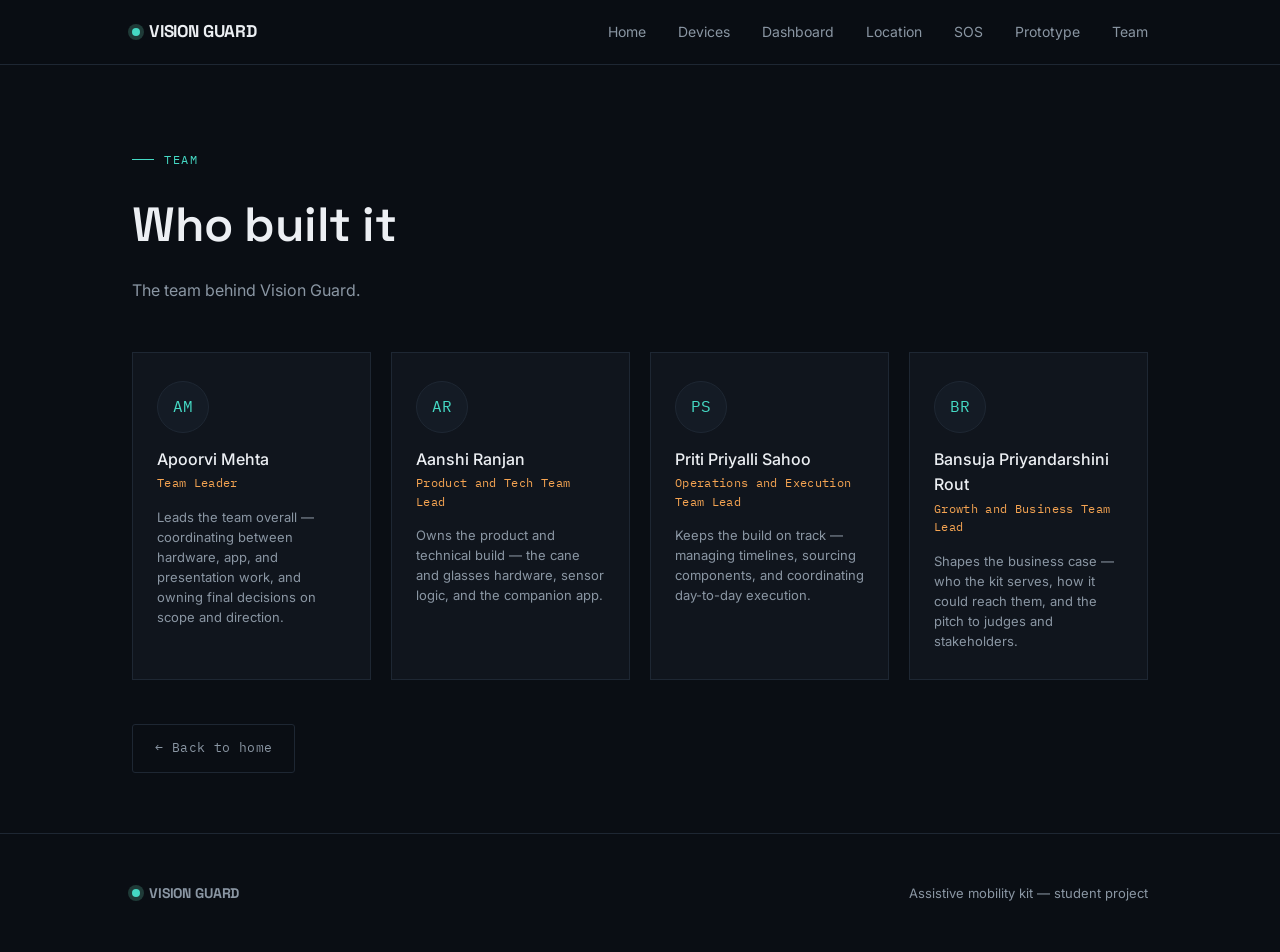
<file: team.html>
<!DOCTYPE html>
<html lang="en">
<head>
<meta charset="UTF-8">
<meta name="viewport" content="width=device-width, initial-scale=1.0">
<title>Team — Vision Guard</title>
<link rel="preconnect" href="https://fonts.googleapis.com">
<link href="https://fonts.googleapis.com/css2?family=Space+Grotesk:wght@400;500;600;700&family=Inter:wght@400;500;600&family=IBM+Plex+Mono:wght@400;500&display=swap" rel="stylesheet">
<link rel="stylesheet" href="styles.css">
</head>
<body>

<header>
  <nav class="wrap">
    <a href="index.html" class="brand" style="text-decoration:none;"><span class="brand-dot"></span>VISION GUARD</a>
    <div class="navlinks">
      <a href="index.html">Home</a>
      <a href="devices.html">Devices</a>
      <a href="dashboard.html">Dashboard</a>
      <a href="location.html">Location</a>
      <a href="sos.html">SOS</a>
      <a href="prototype.html">Prototype</a>
      <a href="team.html">Team</a>
    </div>
  </nav>
</header>

<section class="page-hero">
  <div class="wrap">
    <div class="eyebrow">Team</div>
    <h1>Who built it</h1>
    <p class="lede">The team behind Vision Guard.</p>

    <div class="team-grid">
      <div class="team-card">
        <div class="team-avatar">AM</div>
        <div>
          <h4>Apoorvi Mehta</h4>
          <div class="team-role">Team Leader</div>
        </div>
        <p class="team-desc">Leads the team overall — coordinating between hardware, app, and presentation work, and owning final decisions on scope and direction.</p>
      </div>

      <div class="team-card">
        <div class="team-avatar">AR</div>
        <div>
          <h4>Aanshi Ranjan</h4>
          <div class="team-role">Product and Tech Team Lead</div>
        </div>
        <p class="team-desc">Owns the product and technical build — the cane and glasses hardware, sensor logic, and the companion app.</p>
      </div>

      <div class="team-card">
        <div class="team-avatar">PS</div>
        <div>
          <h4>Priti Priyalli Sahoo</h4>
          <div class="team-role">Operations and Execution Team Lead</div>
        </div>
        <p class="team-desc">Keeps the build on track — managing timelines, sourcing components, and coordinating day-to-day execution.</p>
      </div>

      <div class="team-card">
        <div class="team-avatar">BR</div>
        <div>
          <h4>Bansuja Priyandarshini Rout</h4>
          <div class="team-role">Growth and Business Team Lead</div>
        </div>
        <p class="team-desc">Shapes the business case — who the kit serves, how it could reach them, and the pitch to judges and stakeholders.</p>
      </div>
    </div>

    <div class="cta-row" style="margin-top:44px;">
      <a href="index.html" class="btn btn-ghost">← Back to home</a>
    </div>
  </div>
</section>

<footer>
  <div class="wrap footer-row">
    <div class="brand"><span class="brand-dot"></span>VISION GUARD</div>
    <div>Assistive mobility kit — student project</div>
  </div>
</footer>

</body>
</html>
</file>
<file: styles.css>
:root{
    --ink:#0A0E14;
    --panel:#10151D;
    --panel-raised:#141B25;
    --line:#1E2733;
    --fog:#8A96A3;
    --paper:#ECEFF3;
    --teal:#45D9C4;
    --teal-dim:#1F3B38;
    --amber:#F5A452;
    --amber-dim:#3A2A1A;
    --display: 'Space Grotesk', sans-serif;
    --body: 'Inter', sans-serif;
    --mono: 'IBM Plex Mono', monospace;
  }

  *{margin:0;padding:0;box-sizing:border-box;}
  html{scroll-behavior:smooth;}
  body{
    background:var(--ink);
    color:var(--paper);
    font-family:var(--body);
    line-height:1.6;
    overflow-x:hidden;
  }
  a{color:inherit;}

  ::selection{background:var(--teal);color:var(--ink);}

  @media (prefers-reduced-motion: reduce){
    *{animation-duration:0.01ms !important; animation-iteration-count:1 !important; transition-duration:0.01ms !important;}
  }

  /* ---------- layout shells ---------- */
  .wrap{max-width:1080px;margin:0 auto;padding:0 32px;}
  section{padding:120px 0;}
  @media (max-width:720px){
    section{padding:72px 0;}
    .wrap{padding:0 20px;}
  }

  .eyebrow{
    font-family:var(--mono);
    font-size:12px;
    letter-spacing:0.14em;
    text-transform:uppercase;
    color:var(--teal);
    display:flex;
    align-items:center;
    gap:10px;
    margin-bottom:18px;
  }
  .eyebrow::before{
    content:"";
    width:22px;height:1px;
    background:var(--teal);
    display:inline-block;
  }

  h1,h2,h3{font-family:var(--display); font-weight:600; letter-spacing:-0.01em;}

  /* ---------- nav ---------- */
  header{
    position:fixed; top:0; left:0; right:0;
    z-index:50;
    background:rgba(10,14,20,0.72);
    backdrop-filter:blur(10px);
    border-bottom:1px solid var(--line);
  }
  nav.wrap{
    display:flex; align-items:center; justify-content:space-between;
    height:64px;
  }
  .brand{
    font-family:var(--display); font-weight:700; font-size:17px;
    display:flex; align-items:center; gap:9px;
    letter-spacing:-0.01em;
  }
  .brand-dot{
    width:8px;height:8px;border-radius:50%;
    background:var(--teal);
    box-shadow:0 0 0 4px var(--teal-dim);
  }
  .navlinks{display:flex; gap:32px; font-size:14px; color:var(--fog);}
  .navlinks a{text-decoration:none; transition:color .2s;}
  .navlinks a:hover{color:var(--paper);}
  @media (max-width:640px){ .navlinks{display:none;} }

  /* ---------- hero / sonar ---------- */
  .hero{
    padding:180px 0 100px;
    position:relative;
    overflow:hidden;
  }
  .hero-grid{
    display:grid;
    grid-template-columns:1.1fr 0.9fr;
    gap:40px;
    align-items:center;
  }
  @media (max-width:860px){
    .hero-grid{grid-template-columns:1fr; gap:64px;}
    .hero{padding:140px 0 60px;}
  }

  .hero h1{
    font-size:clamp(40px,6vw,68px);
    line-height:1.02;
    margin-bottom:24px;
  }
  .hero h1 .accent{color:var(--teal);}
  .hero p.lede{
    font-size:17px;
    color:var(--fog);
    max-width:460px;
    margin-bottom:36px;
  }
  .cta-row{display:flex; gap:14px; flex-wrap:wrap;}
  .btn{
    font-family:var(--mono);
    font-size:13px;
    letter-spacing:0.03em;
    padding:13px 22px;
    border-radius:3px;
    text-decoration:none;
    display:inline-flex;
    align-items:center;
    gap:8px;
    transition:transform .15s ease, background .2s ease, border-color .2s ease;
  }
  .btn-primary{
    background:var(--teal);
    color:var(--ink);
    font-weight:500;
  }
  .btn-primary:hover{transform:translateY(-1px); background:#5be6d2;}
  .btn-ghost{
    border:1px solid var(--line);
    color:var(--fog);
  }
  .btn-ghost:hover{border-color:var(--teal); color:var(--paper);}

  /* sonar visual */
  .sonar{
    position:relative;
    aspect-ratio:1/1;
    display:flex; align-items:center; justify-content:center;
  }
  .sonar-ring{
    position:absolute;
    border:1px solid var(--teal);
    border-radius:50%;
    opacity:0;
    animation:ping 3.6s cubic-bezier(.25,.6,.4,1) infinite;
  }
  .sonar-ring.r1{width:34%; height:34%; animation-delay:0s;}
  .sonar-ring.r2{width:34%; height:34%; animation-delay:1.2s;}
  .sonar-ring.r3{width:34%; height:34%; animation-delay:2.4s;}
  @keyframes ping{
    0%{ width:20%; height:20%; opacity:0.9; border-color:var(--teal);}
    70%{ opacity:0.15; }
    100%{ width:98%; height:98%; opacity:0; border-color:var(--amber);}
  }
  .sonar-core{
    position:relative;
    z-index:2;
    width:14%; height:14%;
    border-radius:50%;
    background:var(--teal);
    box-shadow:0 0 40px 6px rgba(69,217,196,0.45);
  }
  .sonar-label{
    position:absolute;
    font-family:var(--mono);
    font-size:11px;
    color:var(--fog);
    letter-spacing:0.05em;
  }
  .sonar-label.l1{ top:8%; right:6%; }
  .sonar-label.l2{ bottom:14%; left:4%; }
  .sonar-label.l3{ top:46%; right:-2%; color:var(--amber); }

  /* ---------- section: problem ---------- */
  .problem-grid{
    display:grid;
    grid-template-columns:repeat(3,1fr);
    gap:1px;
    background:var(--line);
    border:1px solid var(--line);
    margin-top:48px;
  }
  @media (max-width:720px){ .problem-grid{grid-template-columns:1fr;} }
  .stat-card{
    background:var(--panel);
    padding:36px 28px;
  }
  .stat-num{
    font-family:var(--mono);
    font-size:34px;
    color:var(--amber);
    margin-bottom:10px;
  }
  .stat-card p{color:var(--fog); font-size:14px;}

  /* ---------- section: how it works ---------- */
  .device-row{
    display:grid;
    grid-template-columns:repeat(3, 1fr);
    gap:24px;
    margin-top:56px;
  }
  @media (max-width:860px){ .device-row{grid-template-columns:1fr;} }

  .device-card{
    background:var(--panel);
    border:1px solid var(--line);
    padding:32px 28px;
    position:relative;
    transition:border-color .2s ease, transform .2s ease;
  }
  .device-card:hover{ border-color:var(--teal); transform:translateY(-3px); }
  .device-tag{
    font-family:var(--mono);
    font-size:11px;
    color:var(--teal);
    letter-spacing:0.08em;
    text-transform:uppercase;
    margin-bottom:14px;
  }
  .device-card h3{font-size:21px; margin-bottom:12px;}
  .device-card p{color:var(--fog); font-size:14.5px; margin-bottom:18px;}
  .spec-list{list-style:none; border-top:1px solid var(--line); padding-top:14px;}
  .spec-list li{
    display:flex; justify-content:space-between;
    font-family:var(--mono);
    font-size:12.5px;
    color:var(--fog);
    padding:5px 0;
  }
  .spec-list li span:last-child{color:var(--paper);}

  /* coverage diagram */
  .coverage{
    margin-top:64px;
    background:var(--panel);
    border:1px solid var(--line);
    padding:40px 32px;
  }
  .coverage-title{font-family:var(--mono); font-size:12px; color:var(--fog); letter-spacing:0.08em; text-transform:uppercase; margin-bottom:28px;}
  .cov-bar{display:flex; flex-direction:column; gap:2px;}
  .cov-row{
    display:grid;
    grid-template-columns:120px 1fr 100px;
    align-items:center;
    gap:16px;
  }
  @media (max-width:600px){ .cov-row{grid-template-columns:90px 1fr 70px; font-size:12px;} }
  .cov-row .label{font-family:var(--mono); font-size:13px; color:var(--paper);}
  .cov-track{height:10px; background:var(--panel-raised); border-radius:2px; overflow:hidden;}
  .cov-fill{height:100%; border-radius:2px;}
  .cov-row .range{font-family:var(--mono); font-size:12px; color:var(--fog); text-align:right;}

  /* ---------- build & cost ---------- */
  .cost-split{
    display:grid;
    grid-template-columns:1fr 1fr;
    gap:48px;
    margin-top:48px;
    align-items:start;
  }
  @media (max-width:780px){ .cost-split{grid-template-columns:1fr; gap:40px;} }
  .cost-table{width:100%; border-collapse:collapse; font-family:var(--mono); font-size:13px;}
  .cost-table td, .cost-table th{padding:12px 0; border-bottom:1px solid var(--line); text-align:left;}
  .cost-table th{color:var(--fog); font-weight:400; font-size:11px; text-transform:uppercase; letter-spacing:0.06em;}
  .cost-table td:last-child, .cost-table th:last-child{text-align:right;}
  .cost-total td{color:var(--teal); font-weight:500; border-bottom:none; padding-top:16px;}

  .roadmap-item{
    display:flex; gap:16px;
    padding:16px 0;
    border-bottom:1px solid var(--line);
  }
  .roadmap-item:last-child{border-bottom:none;}
  .roadmap-dot{
    width:8px;height:8px;border-radius:50%;
    background:var(--line);
    border:1px solid var(--fog);
    margin-top:6px;
    flex-shrink:0;
  }
  .roadmap-dot.active{background:var(--amber); border-color:var(--amber);}
  .roadmap-item h4{font-size:14.5px; font-weight:500; margin-bottom:4px;}
  .roadmap-item p{font-size:13px; color:var(--fog);}

  /* ---------- placeholder sections ---------- */
  .placeholder{
    border:1px dashed var(--line);
    background:var(--panel);
    padding:48px 32px;
    text-align:center;
    margin-top:48px;
  }
  .placeholder .ph-tag{
    font-family:var(--mono); font-size:11px; color:var(--amber);
    letter-spacing:0.08em; text-transform:uppercase; margin-bottom:10px;
  }
  .placeholder h4{font-size:18px; margin-bottom:8px; color:var(--paper);}
  .placeholder p{font-size:13.5px; color:var(--fog); max-width:480px; margin:0 auto;}

  .team-grid{
    display:grid;
    grid-template-columns:repeat(4,1fr);
    gap:20px;
    margin-top:48px;
  }
  @media (max-width:780px){ .team-grid{grid-template-columns:repeat(2,1fr);} }
  .team-slot{
    aspect-ratio:3/4;
    border:1px dashed var(--line);
    background:var(--panel);
    display:flex; flex-direction:column; align-items:center; justify-content:center;
    gap:8px;
    color:var(--fog);
    font-family:var(--mono); font-size:12px;
  }
  .team-slot .plus{font-size:22px; color:var(--line);}

  /* ---------- footer ---------- */
  footer{
    border-top:1px solid var(--line);
    padding:48px 0;
    color:var(--fog);
    font-size:13px;
  }
  .footer-row{display:flex; justify-content:space-between; align-items:center; flex-wrap:wrap; gap:16px;}
  .footer-row .brand{font-size:14px;}

  /* reveal on scroll */
  .reveal{
    opacity:0;
    transform:translateY(18px);
    transition:opacity .6s ease, transform .6s ease;
  }
  .reveal.in{opacity:1; transform:translateY(0);}

  h2{font-size:clamp(26px,3.4vw,36px); margin-bottom:6px;}
  .section-sub{color:var(--fog); font-size:15px; max-width:520px;}

/* ---------- page hero (non-landing pages) ---------- */
.page-hero{padding:150px 0 60px;}
.page-hero h1{font-size:clamp(32px,5vw,48px); margin-bottom:14px;}
.page-hero p.lede{color:var(--fog); font-size:16px; max-width:560px;}
.status-pill{
  display:inline-flex; align-items:center; gap:8px;
  font-family:var(--mono); font-size:12px; letter-spacing:0.05em;
  padding:7px 14px; border-radius:20px;
  border:1px solid var(--line); color:var(--fog);
  margin-bottom:22px;
}
.status-pill .dot{width:7px;height:7px;border-radius:50%; background:var(--fog);}
.status-pill.on{border-color:var(--teal-dim); color:var(--teal);}
.status-pill.on .dot{background:var(--teal); box-shadow:0 0 0 3px var(--teal-dim);}

/* ---------- bluetooth scan / device cards ---------- */
.scan-bar{
  display:flex; align-items:center; justify-content:space-between;
  background:var(--panel); border:1px solid var(--line);
  padding:18px 24px; margin-top:40px; margin-bottom:28px;
}
.scan-left{display:flex; align-items:center; gap:14px;}
.scan-ring{
  width:22px; height:22px; border-radius:50%;
  border:2px solid var(--teal-dim); border-top-color:var(--teal);
  animation:spin 1s linear infinite;
}
.scan-ring.idle{animation:none; border-top-color:var(--teal-dim);}
@keyframes spin{to{transform:rotate(360deg);}}
.scan-text{font-family:var(--mono); font-size:13px; color:var(--fog);}
.scan-text b{color:var(--paper); font-weight:500;}

.device-list{display:flex; flex-direction:column; gap:14px;}
.device-row-card{
  background:var(--panel); border:1px solid var(--line);
  padding:24px 26px;
  display:grid;
  grid-template-columns:auto 1fr auto auto;
  align-items:center;
  gap:24px;
  transition:border-color .2s ease;
}
.device-row-card.connected{border-color:var(--teal-dim);}
@media (max-width:720px){
  .device-row-card{grid-template-columns:auto 1fr; row-gap:16px;}
  .device-row-card .dc-battery, .device-row-card .dc-action{grid-column:2;}
}
.dc-icon{
  width:44px; height:44px; border-radius:8px;
  background:var(--panel-raised); border:1px solid var(--line);
  display:flex; align-items:center; justify-content:center;
  font-size:19px;
}
.dc-info h4{font-size:15.5px; font-weight:500; margin-bottom:4px;}
.dc-info p{font-family:var(--mono); font-size:11.5px; color:var(--fog);}
.dc-battery{display:flex; align-items:center; gap:8px; font-family:var(--mono); font-size:12px; color:var(--fog);}
.batt-track{width:38px; height:10px; border:1px solid var(--fog); border-radius:2px; padding:1px; display:flex;}
.batt-fill{height:100%; border-radius:1px; background:var(--teal);}
.dc-action{
  font-family:var(--mono); font-size:12px; letter-spacing:0.03em;
  padding:9px 18px; border-radius:3px; cursor:pointer;
  border:1px solid var(--line); background:transparent; color:var(--fog);
  transition:all .18s ease;
}
.dc-action:hover{border-color:var(--teal); color:var(--paper);}
.dc-action.is-connected{background:var(--teal-dim); border-color:var(--teal-dim); color:var(--teal);}
.dc-action.is-connected:hover{border-color:#e0655f; color:#e0655f; background:transparent;}

/* ---------- dashboard readouts ---------- */
.readout-grid{
  display:grid; grid-template-columns:repeat(3,1fr); gap:1px;
  background:var(--line); border:1px solid var(--line);
  margin-top:40px;
}
@media (max-width:780px){ .readout-grid{grid-template-columns:1fr;} }
.readout-card{background:var(--panel); padding:28px 26px;}
.readout-label{font-family:var(--mono); font-size:11px; color:var(--fog); text-transform:uppercase; letter-spacing:0.07em; margin-bottom:12px;}
.readout-value{font-family:var(--mono); font-size:32px; color:var(--teal); margin-bottom:4px;}
.readout-value.alert{color:var(--amber);}
.readout-sub{font-size:12.5px; color:var(--fog);}

.log-panel{
  margin-top:40px; background:var(--panel); border:1px solid var(--line);
}
.log-head{
  padding:16px 24px; border-bottom:1px solid var(--line);
  font-family:var(--mono); font-size:12px; color:var(--fog);
  text-transform:uppercase; letter-spacing:0.07em;
}
.log-body{max-height:280px; overflow-y:auto;}
.log-row{
  display:grid; grid-template-columns:90px 1fr auto;
  gap:16px; padding:12px 24px;
  border-bottom:1px solid var(--line);
  font-family:var(--mono); font-size:12.5px;
  align-items:center;
}
.log-row:last-child{border-bottom:none;}
.log-time{color:var(--fog);}
.log-source{color:var(--paper);}
.log-tag{
  font-size:10.5px; padding:3px 9px; border-radius:12px;
  text-transform:uppercase; letter-spacing:0.05em;
}
.log-tag.warn{background:var(--amber-dim); color:var(--amber);}
.log-tag.info{background:var(--teal-dim); color:var(--teal);}

/* ---------- buttons row for landing nav-out ---------- */
.launch-grid{
  display:grid; grid-template-columns:repeat(2,1fr); gap:20px;
  margin-top:56px;
}
@media (max-width:720px){ .launch-grid{grid-template-columns:1fr;} }
.launch-card{
  background:var(--panel); border:1px solid var(--line);
  padding:30px 28px; text-decoration:none; color:var(--paper);
  display:block; transition:all .2s ease; position:relative;
}
.launch-card:hover{border-color:var(--teal); transform:translateY(-2px);}
.launch-card .lc-tag{font-family:var(--mono); font-size:11px; color:var(--teal); letter-spacing:0.08em; text-transform:uppercase; margin-bottom:12px;}
.launch-card h3{font-size:19px; margin-bottom:8px;}
.launch-card p{font-size:13.5px; color:var(--fog); margin-bottom:0;}
.launch-card .lc-arrow{position:absolute; top:28px; right:28px; color:var(--fog); font-family:var(--mono); transition:transform .2s ease;}
.launch-card:hover .lc-arrow{transform:translateX(4px); color:var(--teal);}

/* ---------- SOS / emergency page ---------- */
.sos-banner{
  background:var(--amber-dim);
  border:1px solid var(--amber);
  padding:22px 26px;
  display:flex; align-items:center; justify-content:space-between;
  gap:20px; flex-wrap:wrap;
  margin-top:32px;
}
.sos-banner.critical{ background:#3A1414; border-color:#E0655F; }
.sos-banner-text h4{ font-size:16px; margin-bottom:4px; color:var(--paper); }
.sos-banner-text p{ font-family:var(--mono); font-size:12.5px; color:var(--fog); }
.countdown-wrap{ display:flex; align-items:center; gap:14px; }
.countdown-ring{ transform:rotate(-90deg); }
.countdown-ring circle{ fill:none; stroke-width:4; }
.countdown-ring .bg{ stroke:var(--line); }
.countdown-ring .fg{ stroke:#E0655F; stroke-linecap:round; transition:stroke-dashoffset 1s linear; }
.countdown-num{ font-family:var(--mono); font-size:20px; color:var(--paper); position:absolute; }
.countdown-box{ position:relative; width:56px; height:56px; display:flex; align-items:center; justify-content:center; }

.monitor-grid{
  display:grid; grid-template-columns:repeat(3,1fr); gap:20px;
  margin-top:40px;
}
@media (max-width:860px){ .monitor-grid{grid-template-columns:1fr;} }
.monitor-card{
  background:var(--panel); border:1px solid var(--line);
  padding:26px 24px;
  transition:border-color .2s ease;
}
.monitor-card.on{ border-color:var(--teal-dim); }
.monitor-card .mc-top{ display:flex; align-items:center; justify-content:space-between; margin-bottom:14px; }
.monitor-card h4{ font-size:15px; font-weight:500; }
.monitor-card p{ font-size:13px; color:var(--fog); margin-bottom:16px; }
.mc-status{ font-family:var(--mono); font-size:11px; color:var(--fog); }
.mc-status.live{ color:var(--teal); }

.toggle{
  width:38px; height:22px; border-radius:11px;
  background:var(--panel-raised); border:1px solid var(--line);
  position:relative; cursor:pointer; flex-shrink:0;
  transition:background .2s ease, border-color .2s ease;
}
.toggle::after{
  content:""; position:absolute; top:2px; left:2px;
  width:16px; height:16px; border-radius:50%;
  background:var(--fog);
  transition:transform .2s ease, background .2s ease;
}
.toggle.on{ background:var(--teal-dim); border-color:var(--teal); }
.toggle.on::after{ transform:translateX(16px); background:var(--teal); }

.contact-list{ display:flex; flex-direction:column; gap:12px; margin-top:24px; }
.contact-row{
  background:var(--panel); border:1px solid var(--line);
  padding:16px 20px;
  display:grid; grid-template-columns:auto 1fr auto auto;
  align-items:center; gap:18px;
}
@media (max-width:600px){ .contact-row{grid-template-columns:auto 1fr; row-gap:10px;} }
.contact-avatar{
  width:38px; height:38px; border-radius:50%;
  background:var(--panel-raised); border:1px solid var(--line);
  display:flex; align-items:center; justify-content:center;
  font-family:var(--mono); font-size:13px; color:var(--teal);
}
.contact-info h5{ font-size:14.5px; font-weight:500; margin-bottom:2px; }
.contact-info p{ font-family:var(--mono); font-size:12px; color:var(--fog); }
.contact-del{
  background:none; border:1px solid var(--line); color:var(--fog);
  font-family:var(--mono); font-size:11px; padding:7px 12px; border-radius:3px; cursor:pointer;
}
.contact-del:hover{ border-color:#E0655F; color:#E0655F; }

.add-contact-form{
  display:grid; grid-template-columns:1fr 1fr auto; gap:12px;
  margin-top:20px;
}
@media (max-width:600px){ .add-contact-form{grid-template-columns:1fr;} }
.add-contact-form input{
  background:var(--panel); border:1px solid var(--line); color:var(--paper);
  padding:11px 14px; font-family:var(--body); font-size:14px; border-radius:3px;
}
.add-contact-form input:focus{ outline:none; border-color:var(--teal); }

.sos-log-row{
  display:grid; grid-template-columns:110px 1fr auto;
  gap:16px; padding:12px 24px;
  border-bottom:1px solid var(--line);
  font-family:var(--mono); font-size:12.5px;
  align-items:center;
}
.sos-log-row:last-child{ border-bottom:none; }
.sos-log-row .lg-reason{ color:var(--paper); }
.sos-log-row .lg-tag{ font-size:10.5px; padding:3px 9px; border-radius:12px; text-transform:uppercase; letter-spacing:0.05em; background:var(--amber-dim); color:var(--amber); }

.contact-send-row{
  display:flex; gap:10px; flex-wrap:wrap; margin-top:16px;
}
.contact-send-btn{
  font-family:var(--mono); font-size:12.5px;
  padding:10px 16px; border-radius:3px;
  background:#E0655F; color:#2A0A08; border:none; cursor:pointer;
  text-decoration:none; display:inline-flex; align-items:center; gap:6px;
}
.contact-send-btn:hover{ background:#ea7972; }

/* ---------- team cards ---------- */
.team-card{
  background:var(--panel); border:1px solid var(--line);
  padding:28px 24px;
  display:flex; flex-direction:column; gap:14px;
  transition:border-color .2s ease, transform .2s ease;
}
.team-card:hover{ border-color:var(--teal); transform:translateY(-2px); }
.team-avatar{
  width:52px; height:52px; border-radius:50%;
  background:var(--panel-raised); border:1px solid var(--line);
  display:flex; align-items:center; justify-content:center;
  font-family:var(--mono); font-size:16px; color:var(--teal);
}
.team-card h4{ font-size:16px; font-weight:500; margin-bottom:2px; }
.team-role{ font-family:var(--mono); font-size:11.5px; color:var(--amber); letter-spacing:0.03em; }
.team-desc{ font-size:13px; color:var(--fog); line-height:1.55; }

/* ---------- prototype gallery ---------- */
.gallery-grid{
  display:grid; grid-template-columns:repeat(2,1fr); gap:20px;
  margin-top:40px;
}
@media (max-width:720px){ .gallery-grid{grid-template-columns:1fr;} }
.gallery-item{
  background:var(--panel); border:1px solid var(--line);
  overflow:hidden;
}
.gallery-item img{
  width:100%; height:340px; object-fit:cover; display:block;
  filter:saturate(1.05) contrast(1.02);
}
.gallery-caption{
  padding:14px 18px;
  font-family:var(--mono); font-size:12px; color:var(--fog);
  border-top:1px solid var(--line);
}

.video-wrap{
  margin-top:16px;
  background:var(--panel); border:1px solid var(--line);
  padding:12px;
}
.video-wrap video{
  width:100%; display:block; background:#000;
  max-height:520px;
}

.teaser-strip{
  display:flex; gap:14px; align-items:center; flex-wrap:wrap;
  background:var(--panel); border:1px solid var(--line);
  padding:20px 24px; margin-top:24px;
}
.teaser-thumbs{ display:flex; gap:8px; }
.teaser-thumbs img{
  width:56px; height:56px; object-fit:cover; border-radius:4px;
  border:1px solid var(--line);
}
.teaser-text{ flex:1; min-width:180px; }
.teaser-text h4{ font-size:15px; margin-bottom:2px; }
.teaser-text p{ font-size:12.5px; color:var(--fog); }
</file>
